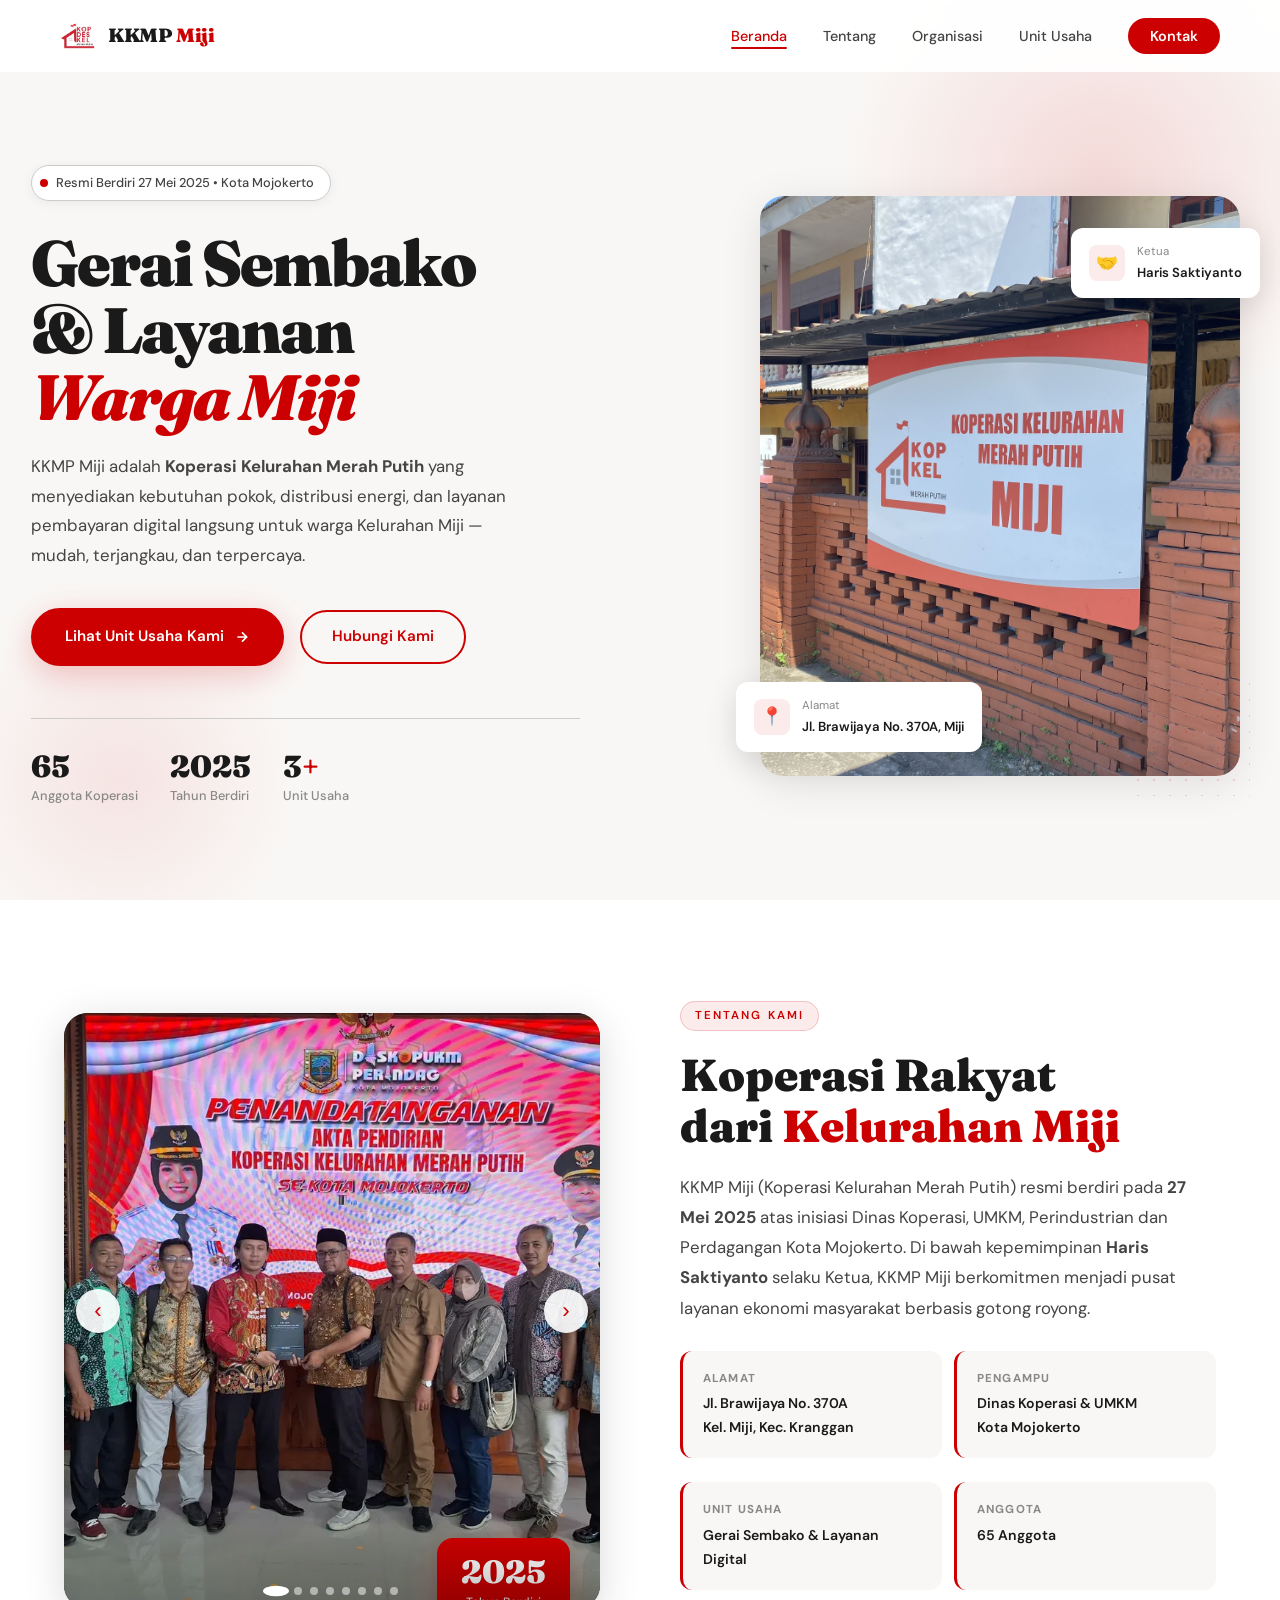
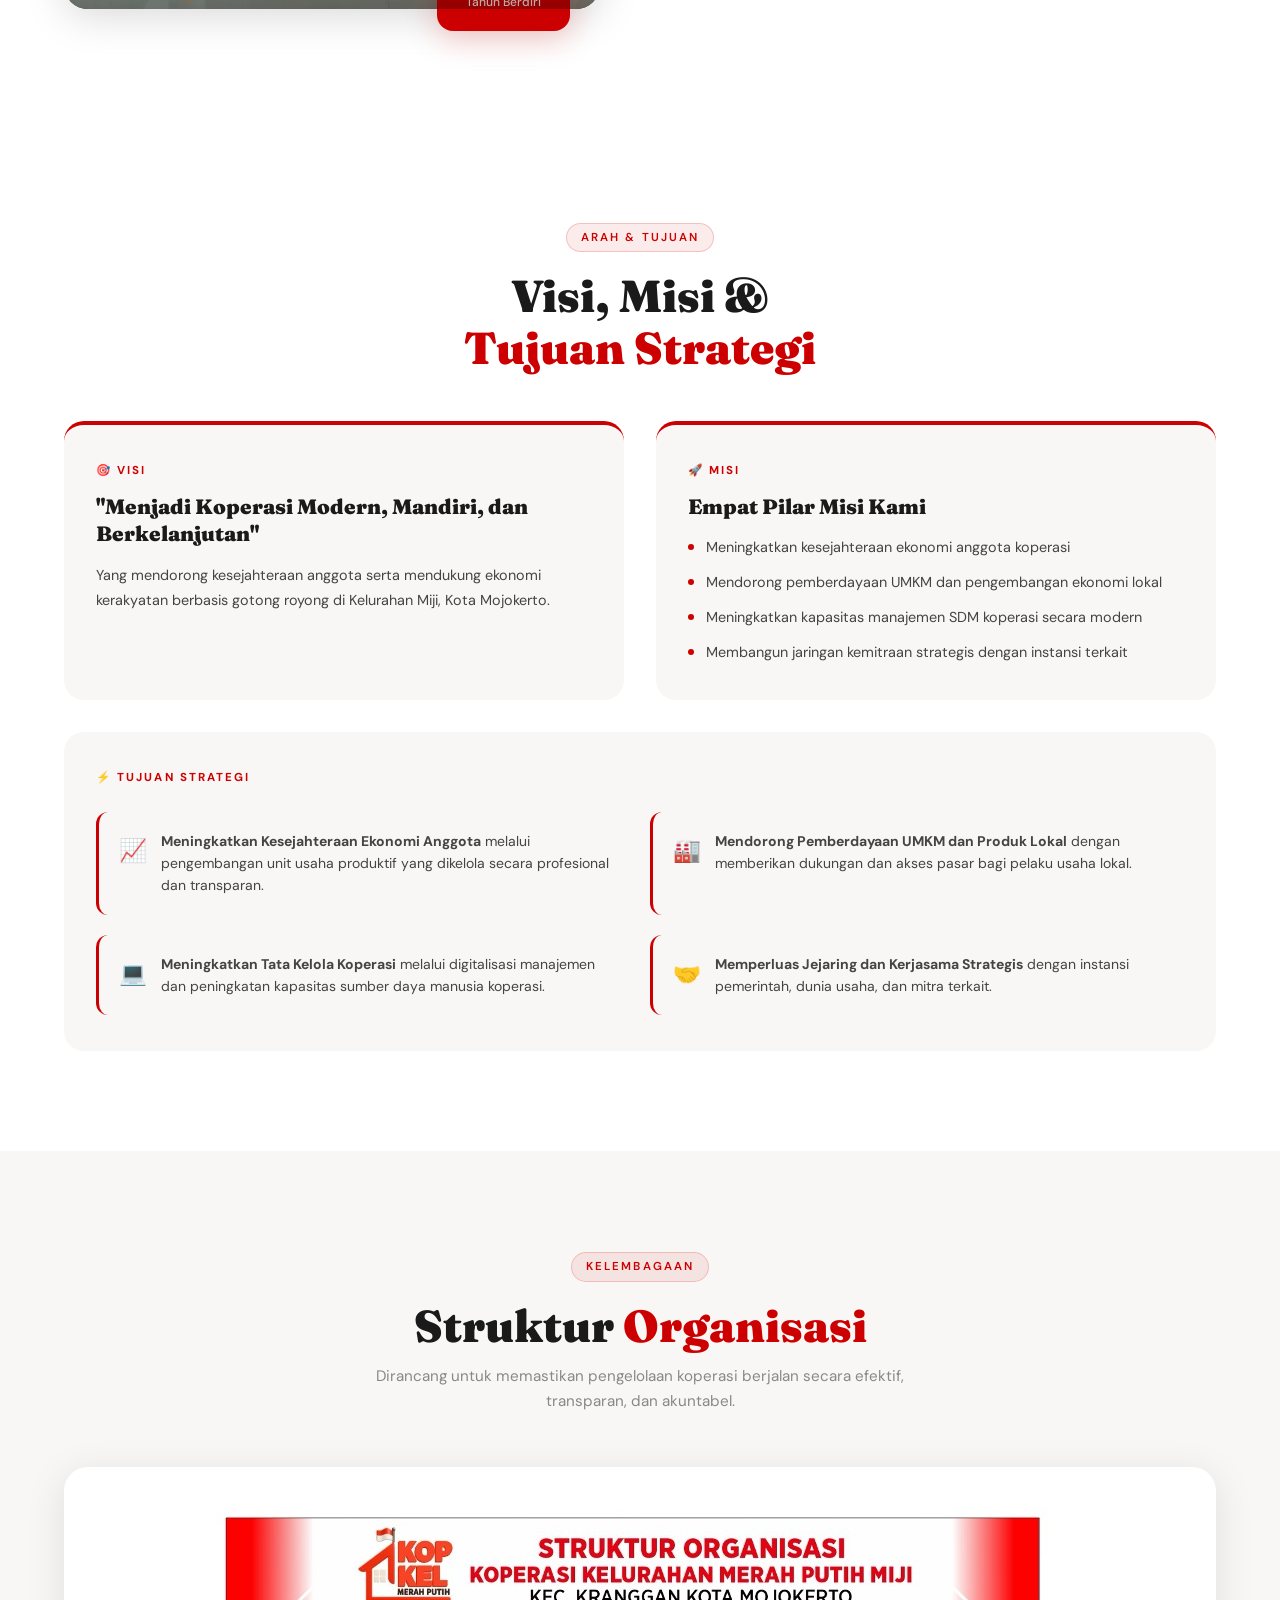
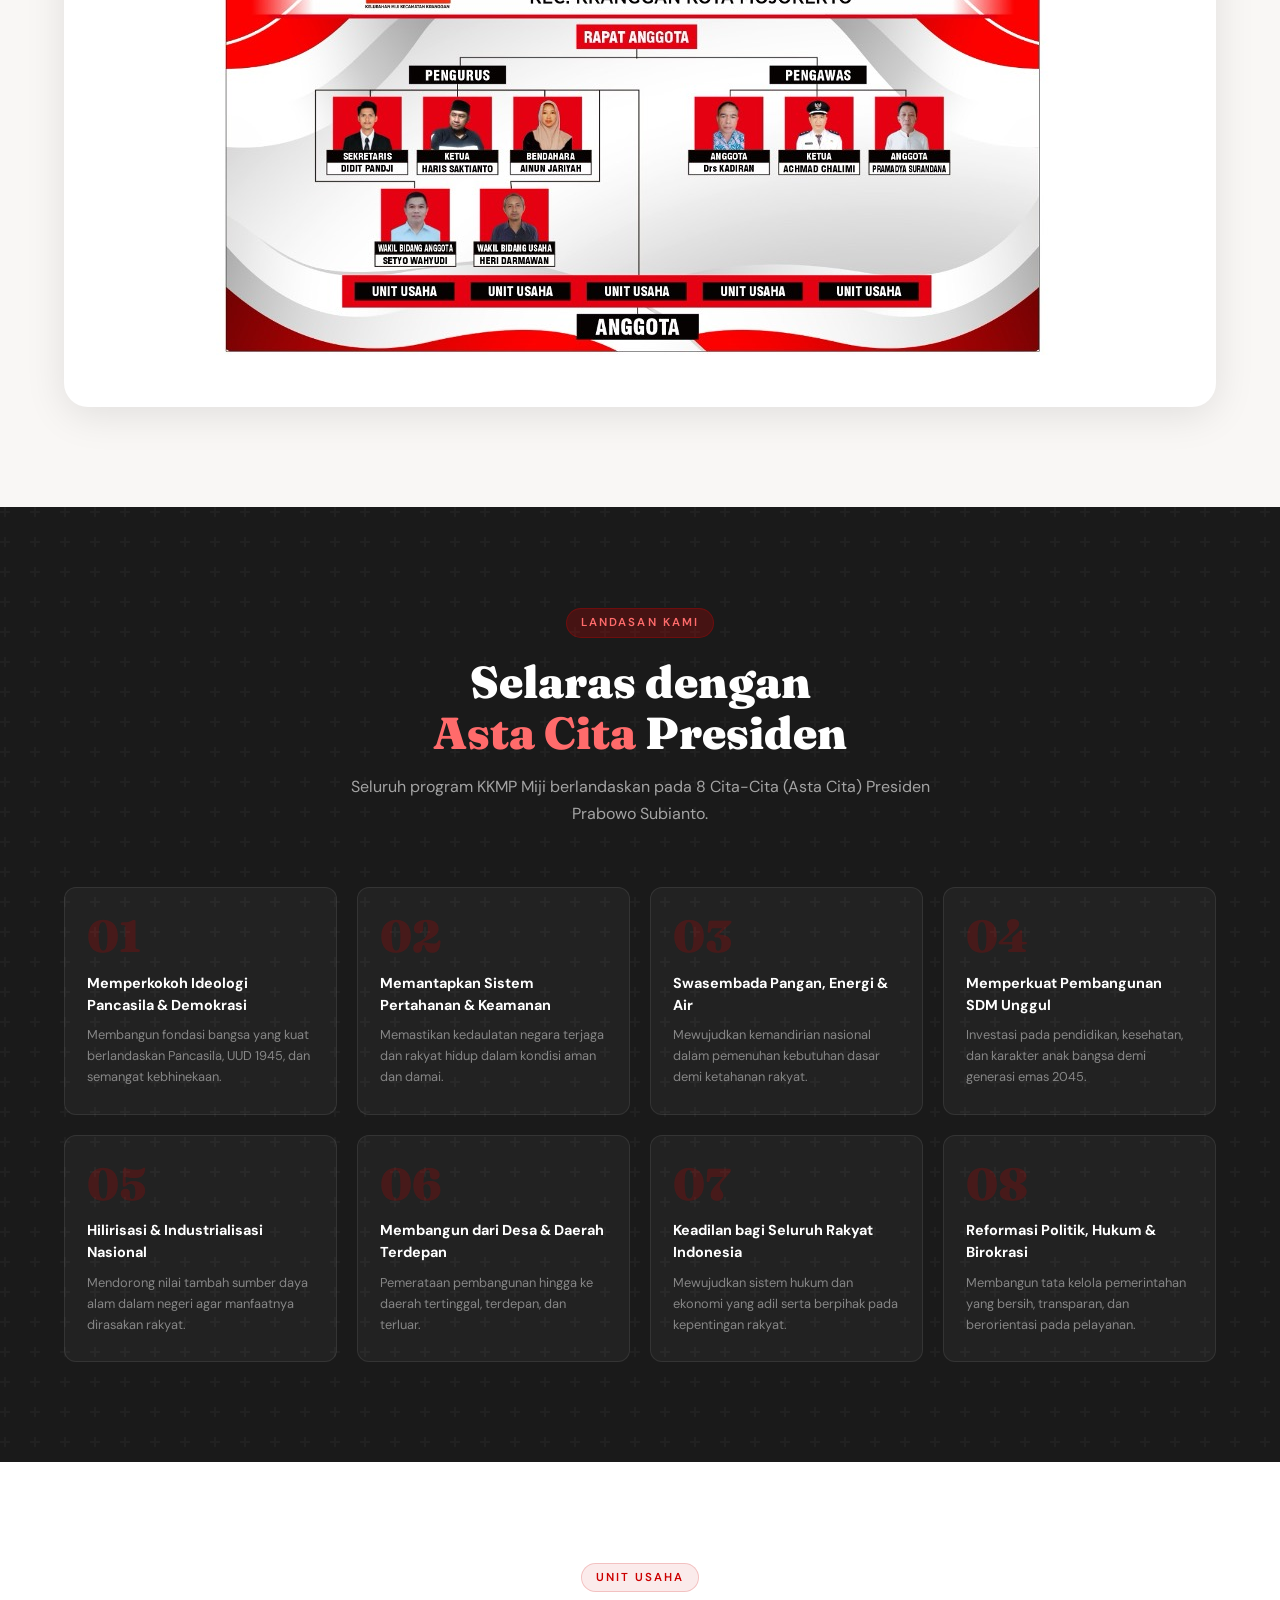
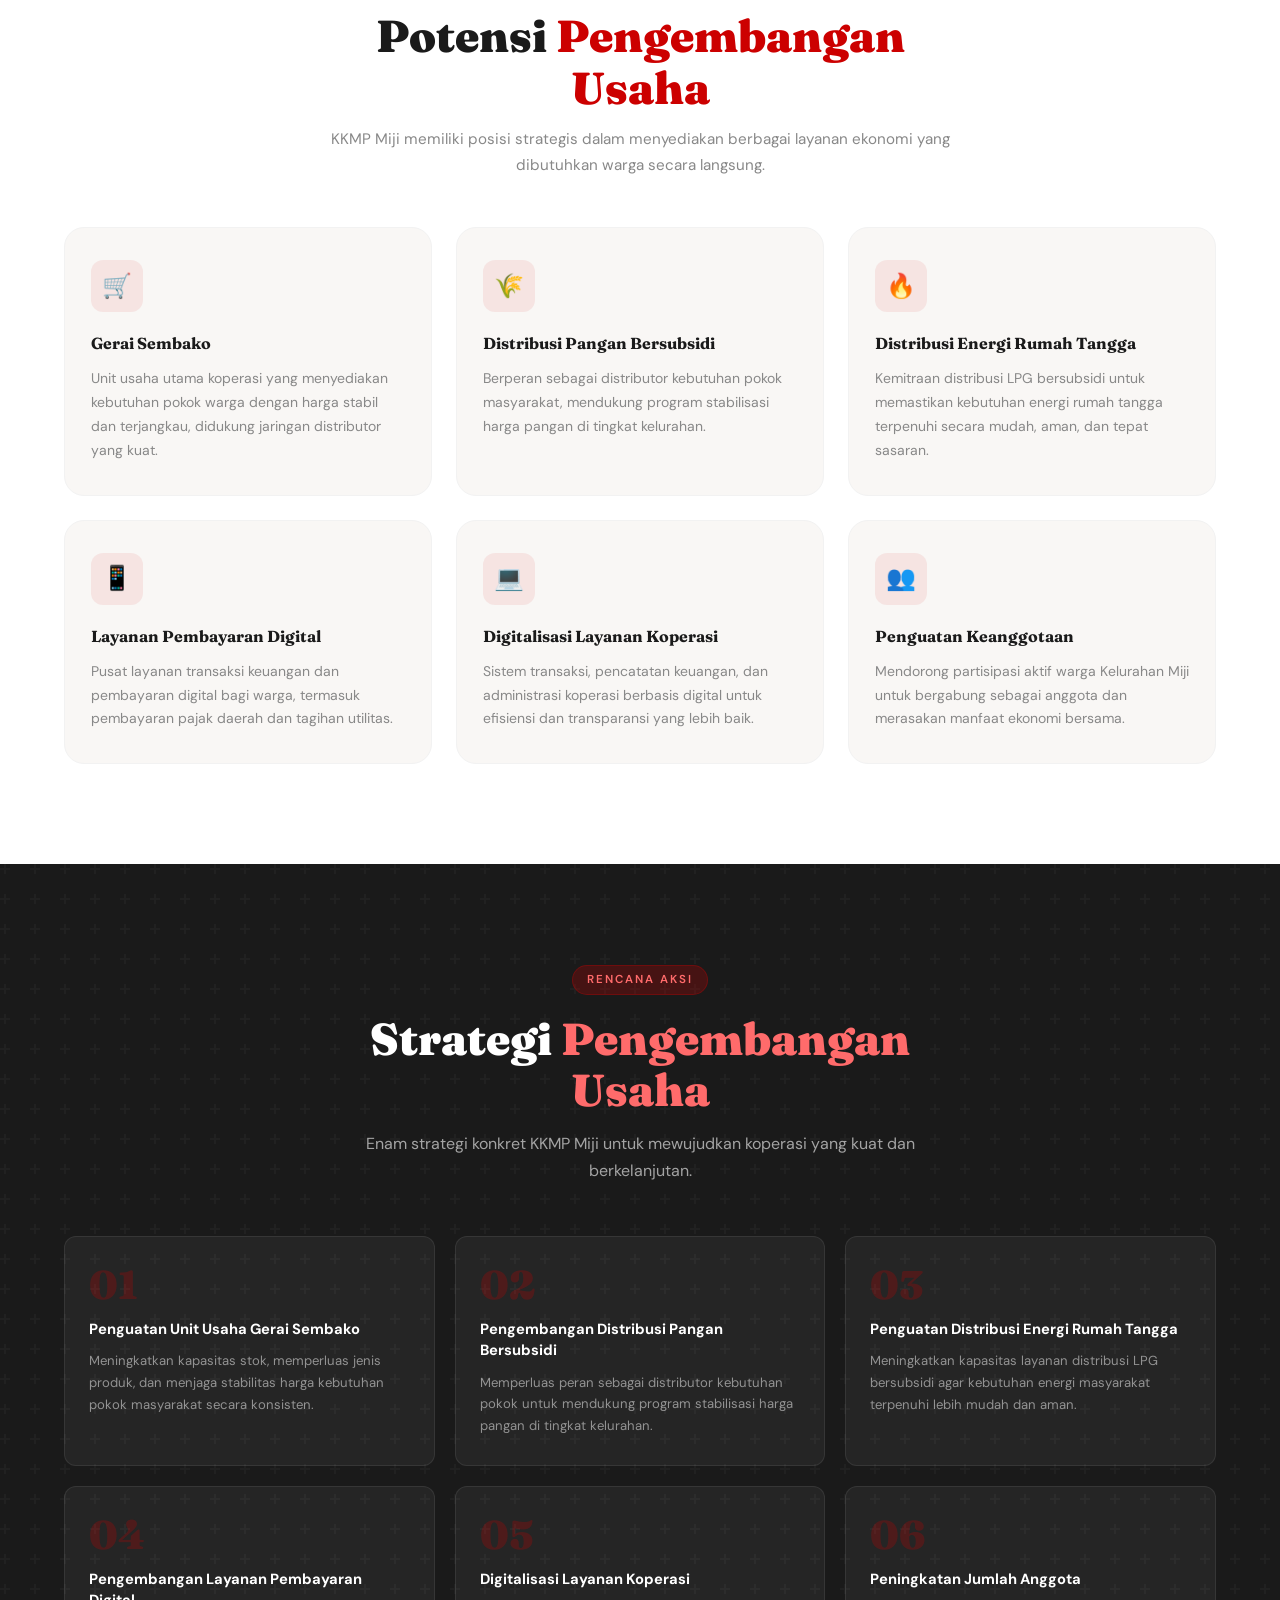
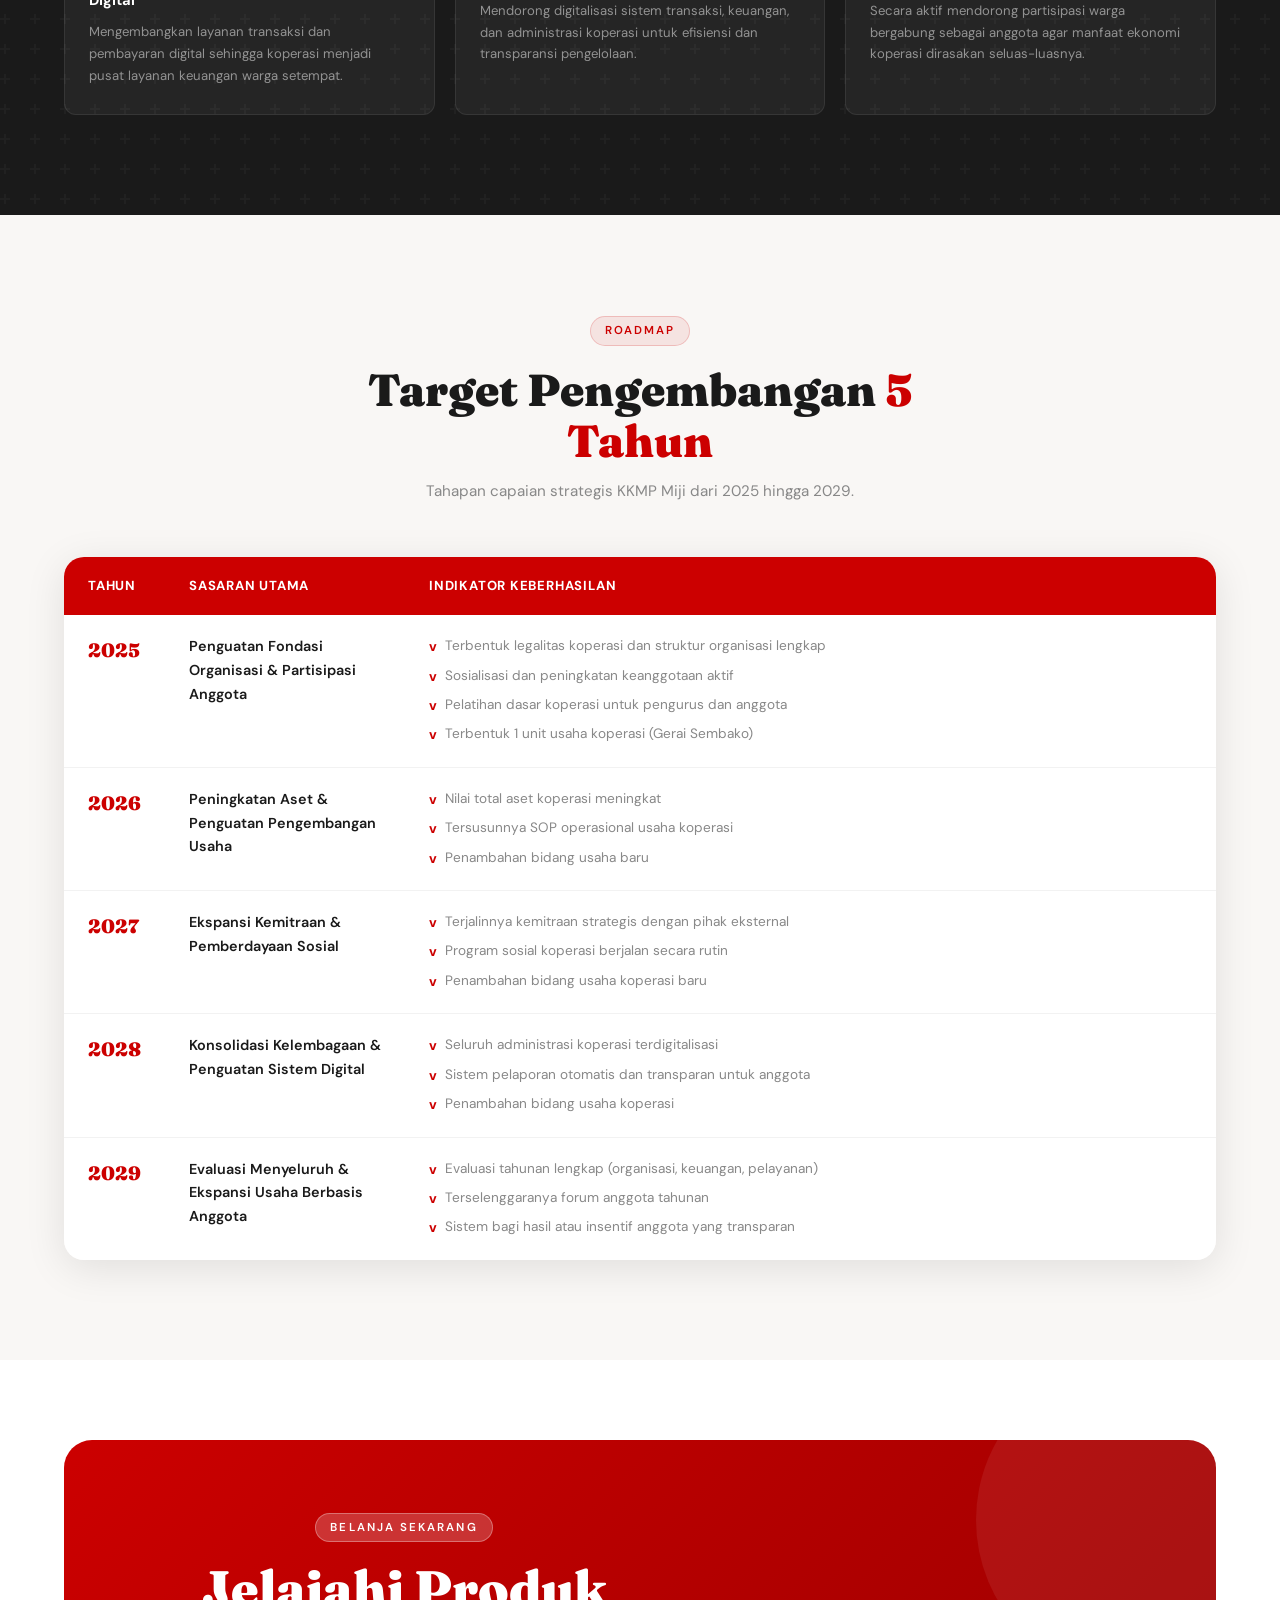
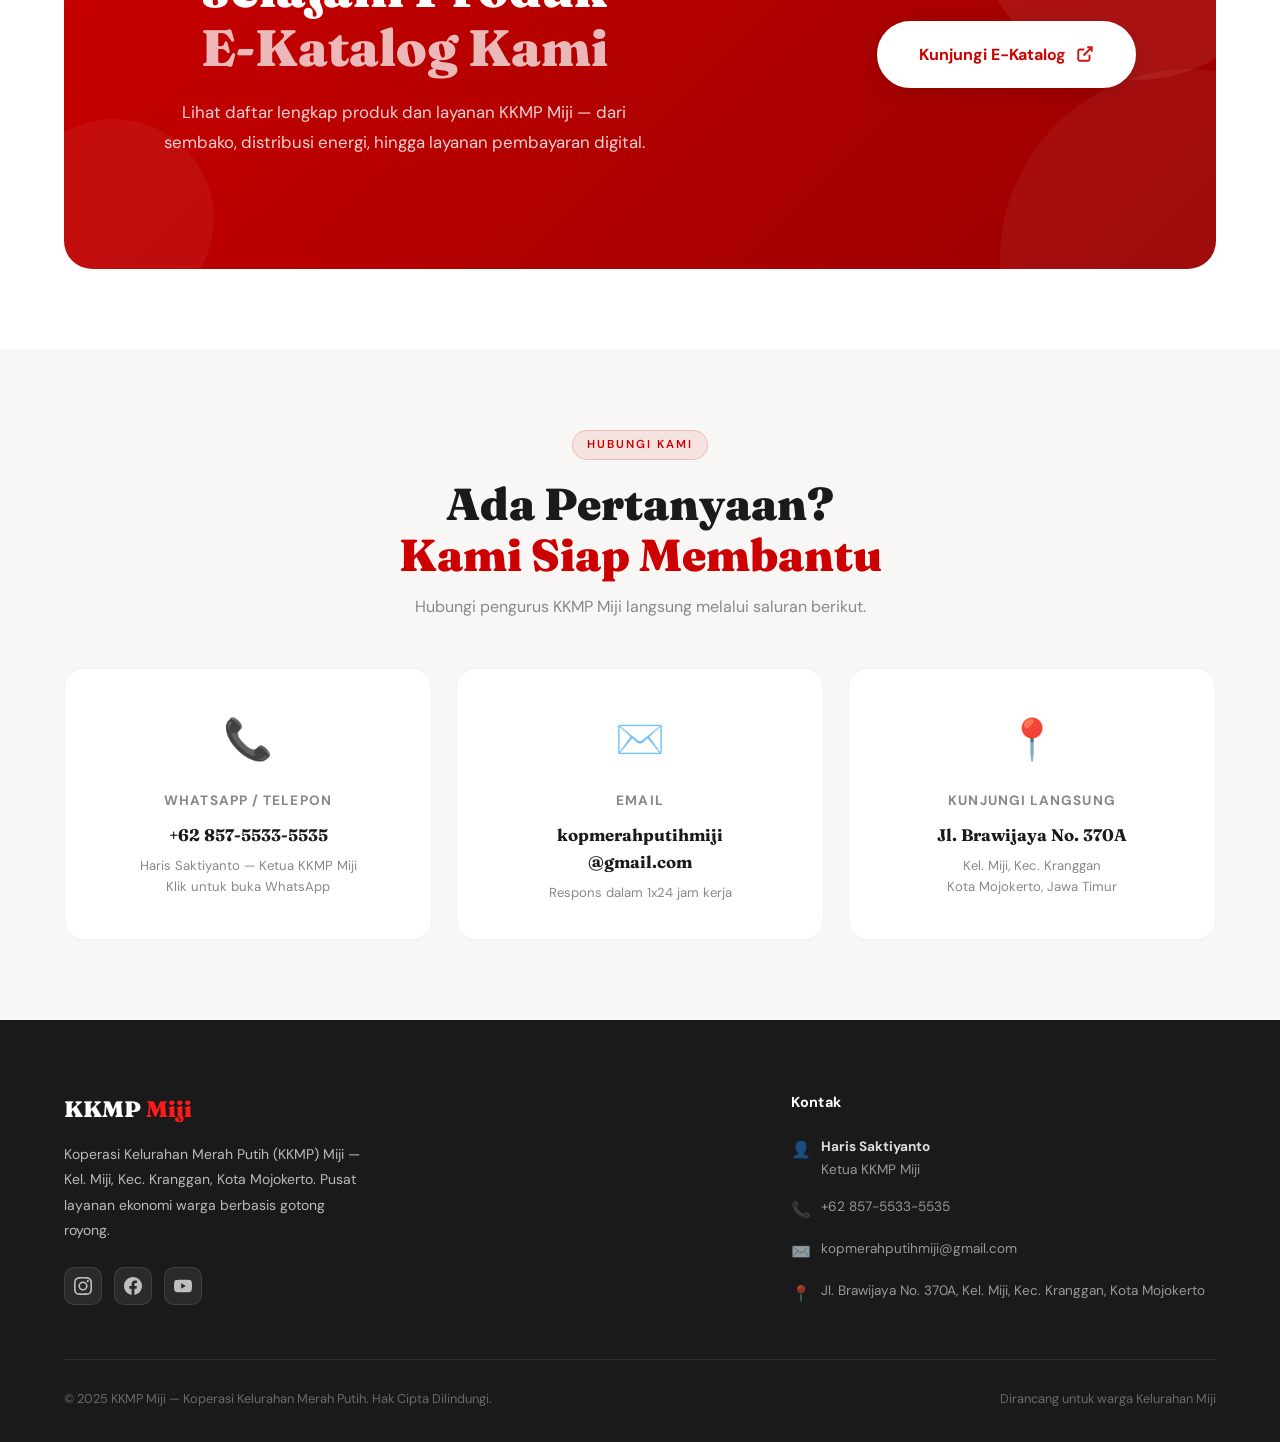
<file: index.html>
<!DOCTYPE html>
<html lang="id">
<head>
  <meta charset="UTF-8" />
  <meta name="viewport" content="width=device-width, initial-scale=1.0" />
  <title>KKMP Miji — Koperasi Kelurahan Merah Putih</title>
  <meta name="description" content="KKMP Miji — Pusat layanan ekonomi warga Kelurahan Miji: gerai sembako, distribusi energi, dan layanan pembayaran digital." />
  <meta name="keywords" content="KKMP Miji, Koperasi Kelurahan Merah Putih, Mojokerto, Sembako, Haris Saktiyanto" />
  <meta name="author" content="KKMP Miji" />
  <meta property="og:title" content="KKMP Miji — Koperasi Kelurahan Merah Putih" />
  <meta property="og:description" content="Pusat layanan ekonomi warga Kelurahan Miji: sembako, distribusi energi, dan pembayaran digital." />
  <meta property="og:type" content="website" />
  <meta property="og:locale" content="id_ID" />
  <meta property="og:image" content="foto-koperasi.jpg" />
  <link rel="icon" href="logo-kkmp.png?v=3" type="image/png" sizes="any" />
  <link rel="apple-touch-icon" href="logo-kkmp.png?v=3" />
  <link rel="preconnect" href="https://fonts.googleapis.com" />
  <link rel="preconnect" href="https://fonts.gstatic.com" crossorigin />
  <link href="https://fonts.googleapis.com/css2?family=Fraunces:ital,wght@0,400;0,700;0,900;1,400&family=DM+Sans:wght@300;400;500;600;700&display=swap" rel="stylesheet" />
  <link rel="stylesheet" href="style.css" />
  <style>
    /* SLIDESHOW */
    .slideshow-wrap{position:relative;width:100%;border-radius:24px;overflow:hidden!important;aspect-ratio:9/10;background:#1a1a1a;box-shadow:0 8px 40px rgba(0,0,0,.15)}
    .slides-track{display:flex;width:800%;height:100%;transition:transform .5s cubic-bezier(.4,0,.2,1)}
    .slide{flex:0 0 12.5%;height:100%;position:relative}
    .slide img{width:100%;height:100%;object-fit:cover;display:block;border-radius:0}
    .slide-btn{position:absolute;top:50%;transform:translateY(-50%);background:rgba(255,255,255,.9);border:none;border-radius:50%;width:44px;height:44px;font-size:1.4rem;cursor:pointer;z-index:10;color:#CC0000;box-shadow:0 2px 12px rgba(0,0,0,.15);transition:background .2s,transform .2s;display:flex;align-items:center;justify-content:center}
    .slide-btn:hover{background:#CC0000;color:#fff;transform:translateY(-50%) scale(1.1)}
    .slide-prev{left:12px}.slide-next{right:12px}
    .slide-dots{position:absolute;bottom:14px;left:50%;transform:translateX(-50%);display:flex;gap:8px;z-index:10}
    .dot-ind{width:8px;height:8px;border-radius:50%;background:rgba(255,255,255,.5);cursor:pointer;transition:background .3s,transform .3s}
    .dot-ind.active{background:#fff;transform:scale(1.3)}

    /* VISI MISI */
    #visi-misi{padding:100px 0;background:var(--white)}
    .vm-grid{display:grid;grid-template-columns:1fr 1fr;gap:32px;margin-top:48px}
    .vm-card{background:var(--off-white);border-radius:20px;padding:36px 32px;border-top:4px solid var(--red);transition:box-shadow .3s}
    .vm-card:hover{box-shadow:0 12px 40px rgba(204,0,0,.10)}
    .vm-card-label{font-size:.72rem;font-weight:700;letter-spacing:.18em;text-transform:uppercase;color:var(--red);margin-bottom:12px}
    .vm-card h3{font-family:var(--font-display);font-size:1.3rem;font-weight:900;color:var(--dark);line-height:1.3;margin-bottom:16px}
    .vm-card p{font-size:.9rem;color:var(--gray-700);line-height:1.75}
    .misi-list{list-style:none;padding:0;display:flex;flex-direction:column;gap:12px}
    .misi-list li{display:flex;gap:12px;align-items:flex-start;font-size:.9rem;color:var(--gray-700);line-height:1.6}
    .misi-list li::before{content:'';flex-shrink:0;width:6px;height:6px;border-radius:50%;background:var(--red);margin-top:8px}
    .tujuan-grid{display:grid;grid-template-columns:repeat(2,1fr);gap:20px;margin-top:24px}
    .tujuan-item{display:flex;gap:14px;align-items:flex-start;padding:18px 20px;background:var(--off-white);border-radius:var(--radius);border-left:3px solid var(--red);transition:var(--transition)}
    .tujuan-item:hover{background:rgba(204,0,0,.06);transform:translateX(4px)}
    .tujuan-icon{font-size:1.4rem;flex-shrink:0;margin-top:2px}
    .tujuan-item p{font-size:.875rem;color:var(--gray-700);line-height:1.6}

    /* STRUKTUR ORGANISASI */
    #struktur{padding:100px 0;background:var(--off-white)}
    .struktur-header{text-align:center;max-width:600px;margin:0 auto 52px}
    .struktur-img-wrap{text-align:center;background:var(--white);border-radius:24px;padding:40px;box-shadow:var(--shadow)}
    .org-chart{font-family:var(--font-body);padding:12px 0}
    .org-level{display:flex;justify-content:center;gap:16px;flex-wrap:wrap}
    .org-box{background:var(--white);border:2px solid var(--gray-100);border-radius:12px;padding:14px 20px;text-align:center;min-width:140px;transition:var(--transition)}
    .org-box:hover{border-color:var(--red);box-shadow:0 4px 16px rgba(204,0,0,.12)}
    .org-box.primary{background:var(--red);border-color:var(--red);color:white}
    .org-box.secondary{background:var(--off-white);border-color:var(--gray-300)}
    .org-box.pengawas{background:var(--dark);border-color:var(--dark);color:white}
    .org-role{font-size:.7rem;font-weight:600;letter-spacing:.1em;text-transform:uppercase;opacity:.75;margin-bottom:4px}
    .org-name{font-family:var(--font-display);font-size:.95rem;font-weight:700;line-height:1.3}
    .org-line{width:2px;background:var(--gray-300);margin:0 auto;height:28px}

    /* POTENSI */
    #potensi{padding:100px 0;background:var(--white)}
    .potensi-grid{display:grid;grid-template-columns:repeat(3,1fr);gap:24px;margin-top:48px}
    .potensi-card{background:var(--off-white);border-radius:20px;padding:32px 26px;border:1px solid var(--gray-100);transition:var(--transition);position:relative;overflow:hidden}
    .potensi-card::after{content:'';position:absolute;bottom:0;left:0;right:0;height:3px;background:var(--red);transform:scaleX(0);transform-origin:left;transition:transform .4s}
    .potensi-card:hover{box-shadow:0 12px 40px rgba(204,0,0,.10);transform:translateY(-4px);border-color:rgba(204,0,0,.15)}
    .potensi-card:hover::after{transform:scaleX(1)}
    .potensi-icon{width:52px;height:52px;background:rgba(204,0,0,.08);border-radius:12px;display:flex;align-items:center;justify-content:center;font-size:1.5rem;margin-bottom:18px;transition:var(--transition)}
    .potensi-card:hover .potensi-icon{background:var(--red)}
    .potensi-card h4{font-family:var(--font-display);font-size:1rem;font-weight:700;color:var(--dark);margin-bottom:10px}
    .potensi-card p{font-size:.875rem;color:var(--gray-500);line-height:1.7}

    /* STRATEGI */
    #strategi{padding:100px 0;background:var(--dark);position:relative;overflow:hidden}
    #strategi::before{content:'';position:absolute;inset:0;background:url("data:image/svg+xml,%3Csvg width='60' height='60' viewBox='0 0 60 60' xmlns='http://www.w3.org/2000/svg'%3E%3Cg fill='%23ffffff' fill-opacity='0.03'%3E%3Cpath d='M36 34v-4h-2v4h-4v2h4v4h2v-4h4v-2h-4zm0-30V0h-2v4h-4v2h4v4h2V6h4V4h-4zM6 34v-4H4v4H0v2h4v4h2v-4h4v-2H6zM6 4V0H4v4H0v2h4v4h2V6h4V4H6z'/%3E%3C/g%3E%3C/svg%3E");pointer-events:none}
    .strategi-header{text-align:center;max-width:640px;margin:0 auto 52px}
    .strategi-header .section-title{color:var(--white)}
    .strategi-header .section-title span{color:#FF6B6B}
    .strategi-header p{color:rgba(255,255,255,.6);margin-top:14px}
    .strategi-grid{display:grid;grid-template-columns:repeat(3,1fr);gap:20px}
    .strategi-card{background:rgba(255,255,255,.05);border:1px solid rgba(255,255,255,.08);border-radius:var(--radius);padding:28px 24px;position:relative;overflow:hidden;transition:var(--transition)}
    .strategi-card::before{content:'';position:absolute;top:0;left:0;right:0;height:3px;background:var(--red);transform:scaleX(0);transform-origin:left;transition:transform var(--transition)}
    .strategi-card:hover{background:rgba(255,255,255,.09);border-color:rgba(255,255,255,.15);transform:translateY(-4px)}
    .strategi-card:hover::before{transform:scaleX(1)}
    .strategi-num{font-family:var(--font-display);font-size:2.5rem;font-weight:900;color:rgba(204,0,0,.25);line-height:1;margin-bottom:14px}
    .strategi-card h4{font-weight:700;font-size:.92rem;color:var(--white);line-height:1.45;margin-bottom:10px}
    .strategi-card p{font-size:.82rem;color:rgba(255,255,255,.5);line-height:1.65}

    /* TARGET 5 TAHUN */
    #target{padding:100px 0;background:var(--off-white)}
    .target-header{text-align:center;max-width:600px;margin:0 auto 52px}
    .target-table-wrap{overflow-x:auto;border-radius:20px;box-shadow:var(--shadow)}
    table.target-table{width:100%;border-collapse:collapse;background:var(--white);font-size:.9rem}
    .target-table thead tr{background:var(--red);color:var(--white)}
    .target-table thead th{padding:18px 24px;text-align:left;font-weight:700;font-size:.82rem;letter-spacing:.06em;text-transform:uppercase}
    .target-table tbody tr{border-bottom:1px solid var(--gray-100);transition:background .2s}
    .target-table tbody tr:last-child{border-bottom:none}
    .target-table tbody tr:hover{background:rgba(204,0,0,.04)}
    .target-table tbody td{padding:20px 24px;color:var(--gray-700);vertical-align:top;line-height:1.65}
    .target-table tbody td:first-child{font-family:var(--font-display);font-size:1.2rem;font-weight:900;color:var(--red);white-space:nowrap;width:90px}
    .target-table tbody td:nth-child(2){font-weight:600;color:var(--dark);width:240px}
    .target-bullets{list-style:none;padding:0;display:flex;flex-direction:column;gap:6px}
    .target-bullets li{display:flex;gap:8px;align-items:flex-start;font-size:.85rem;color:var(--gray-500)}
    .target-bullets li::before{content:'v';color:var(--red);font-weight:700;flex-shrink:0;margin-top:1px}

    /* CTA KATALOG */
    #cta-katalog{padding:80px 0;background:var(--white)}
    .katalog-box{background:linear-gradient(135deg,#CC0000 0%,#990000 100%);border-radius:28px;padding:72px 80px;display:flex;align-items:center;justify-content:space-between;gap:40px;position:relative;overflow:hidden}
    .katalog-box::before{content:'';position:absolute;right:-80px;top:-80px;width:320px;height:320px;border-radius:50%;background:rgba(255,255,255,.07)}
    .katalog-box::after{content:'';position:absolute;left:-50px;bottom:-50px;width:200px;height:200px;border-radius:50%;background:rgba(255,255,255,.05)}
    .katalog-text .section-tag{background:rgba(255,255,255,.2);border-color:rgba(255,255,255,.3);color:var(--white)}
    .katalog-text .section-title{color:var(--white)}
    .katalog-text .section-title span{color:rgba(255,255,255,.7)}
    .katalog-text p{color:rgba(255,255,255,.8);margin-top:12px;font-size:1rem;max-width:480px}
    .katalog-btn{display:inline-flex;align-items:center;gap:10px;background:var(--white);color:var(--red);font-family:var(--font-body);font-size:1rem;font-weight:700;padding:18px 40px;border-radius:100px;border:2px solid var(--white);cursor:pointer;transition:var(--transition);flex-shrink:0;white-space:nowrap;text-decoration:none;box-shadow:0 4px 20px rgba(0,0,0,.15)}
    .katalog-btn:hover{background:var(--dark);border-color:var(--dark);color:var(--white);transform:translateY(-2px);box-shadow:0 8px 28px rgba(0,0,0,.25)}

    /* KONTAK */
    #kontak-langsung{padding:80px 0;background:var(--off-white)}
    .kontak-grid{display:grid;grid-template-columns:repeat(3,1fr);gap:24px;margin-top:48px}
    .kontak-card{background:var(--white);border-radius:20px;padding:36px 28px;text-align:center;border:1px solid var(--gray-100);transition:var(--transition)}
    .kontak-card:hover{box-shadow:0 12px 40px rgba(204,0,0,.10);transform:translateY(-4px);border-color:rgba(204,0,0,.15)}
    .kontak-card .k-icon{font-size:2.5rem;margin-bottom:16px;display:block}
    .kontak-card h4{font-weight:700;font-size:.85rem;letter-spacing:.08em;text-transform:uppercase;color:var(--gray-500);margin-bottom:10px}
    .kontak-card a,.kontak-card p{font-family:var(--font-display);font-size:1.05rem;font-weight:700;color:var(--dark);text-decoration:none;line-height:1.4;transition:color .2s}
    .kontak-card a:hover{color:var(--red)}
    .kontak-card .k-sub{font-family:var(--font-body);font-size:.82rem;color:var(--gray-500);font-weight:400;margin-top:6px;display:block}

    /* FOOTER */
    .footer-grid{grid-template-columns:1.6fr 1fr!important}

    /* RESPONSIVE */
    @media(max-width:1024px){
      .potensi-grid,.strategi-grid{grid-template-columns:repeat(2,1fr)}
      .vm-grid,.tujuan-grid{grid-template-columns:1fr}
      .katalog-box{padding:52px 48px}
      .kontak-grid{grid-template-columns:repeat(2,1fr)}
    }
    @media(max-width:768px){
      .potensi-grid,.strategi-grid,.kontak-grid{grid-template-columns:1fr}
      .katalog-box{flex-direction:column;text-align:center;padding:48px 28px}
      .katalog-text p{max-width:100%}
      .footer-grid{grid-template-columns:1fr!important}
      .target-table thead th,.target-table tbody td{padding:14px 16px}
    }
  </style>
</head>
<body>

  <!-- NAVIGASI -->
  <nav id="navbar" aria-label="Navigasi Utama KKMP Miji">
    <div class="container nav-inner">
      <a href="#" class="nav-logo">
        <div class="logo-badge" aria-hidden="true" id="logoBadge" style="background:transparent;overflow:hidden;">
          <img src="logo-kkmp.png?v=3" alt="Logo KKMP Miji"
            style="width:38px;height:38px;object-fit:contain;border-radius:10px;display:block;"
            onerror="this.style.display='none';this.parentElement.style.background='#CC0000';document.getElementById('logoSVG').style.display='flex';" />
          <span id="logoSVG" style="display:none;align-items:center;justify-content:center;width:100%;height:100%;">
            <svg viewBox="0 0 24 24" xmlns="http://www.w3.org/2000/svg" style="width:22px;height:22px;fill:white;">
              <path d="M16 11c1.66 0 2.99-1.34 2.99-3S17.66 5 16 5c-1.66 0-3 1.34-3 3s1.34 3 3 3zm-8 0c1.66 0 2.99-1.34 2.99-3S9.66 5 8 5C6.34 5 5 6.34 5 8s1.34 3 3 3zm0 2c-2.33 0-7 1.17-7 3.5V19h14v-2.5c0-2.33-4.67-3.5-7-3.5zm8 0c-.29 0-.62.02-.97.05 1.16.84 1.97 1.97 1.97 3.45V19h6v-2.5c0-2.33-4.67-3.5-7-3.5z"/>
            </svg>
          </span>
        </div>
        <span class="logo-text">KKMP <span>Miji</span></span>
      </a>
      <ul class="nav-links" role="list">
        <li><a href="#hero">Beranda</a></li>
        <li><a href="#tentang">Tentang</a></li>
        <li><a href="#struktur">Organisasi</a></li>
        <li><a href="#potensi">Unit Usaha</a></li>
        <li><a href="#kontak-langsung" class="nav-cta">Kontak</a></li>
      </ul>
      <button class="hamburger" id="hamburgerBtn" aria-label="Buka atau tutup menu" aria-expanded="false" aria-controls="mobileMenu">
        <span></span><span></span><span></span>
      </button>
    </div>
  </nav>

  <div class="mobile-menu" id="mobileMenu" role="navigation" aria-label="Menu Mobile">
    <a href="#hero"            class="mobile-nav-link">Beranda</a>
    <a href="#tentang"         class="mobile-nav-link">Tentang Kami</a>
    <a href="#visi-misi"       class="mobile-nav-link">Visi &amp; Misi</a>
    <a href="#struktur"        class="mobile-nav-link">Struktur Organisasi</a>
    <a href="#potensi"         class="mobile-nav-link">Unit Usaha</a>
    <a href="#target"          class="mobile-nav-link">Target 5 Tahun</a>
    <a href="#kontak-langsung" class="mobile-nav-link">Kontak</a>
  </div>


  <!-- HERO -->
  <section id="hero" aria-labelledby="hero-title">
    <div class="container" style="display:contents;">
      <div class="hero-left container" style="display:block;width:90%;max-width:1160px;margin:0 auto;padding-right:0;">
        <div class="hero-badge"><span class="dot"></span>Resmi Berdiri 27 Mei 2025 &bull; Kota Mojokerto</div>
        <h1 class="hero-title" id="hero-title">
          Gerai Sembako<br/>&amp; Layanan<br/><span class="accent">Warga Miji</span>
        </h1>
        <p class="hero-subtitle">
          KKMP Miji adalah <strong>Koperasi Kelurahan Merah Putih</strong> yang menyediakan
          kebutuhan pokok, distribusi energi, dan layanan pembayaran digital
          langsung untuk warga Kelurahan Miji — mudah, terjangkau, dan terpercaya.
        </p>
        <div class="hero-actions">
          <a href="#potensi" class="btn-primary">Lihat Unit Usaha Kami
            <svg width="16" height="16" viewBox="0 0 24 24" fill="none" stroke="currentColor" stroke-width="2.5"><path d="M5 12h14M12 5l7 7-7 7"/></svg>
          </a>
          <a href="#kontak-langsung" class="btn-outline">Hubungi Kami</a>
        </div>
        <div class="hero-stats">
          <div class="stat-item">
            <div class="stat-num">65</div>
            <div class="stat-label">Anggota Koperasi</div>
          </div>
          <div class="stat-item">
            <div class="stat-num">2025</div>
            <div class="stat-label">Tahun Berdiri</div>
          </div>
          <div class="stat-item">
            <div class="stat-num">3<span>+</span></div>
            <div class="stat-label">Unit Usaha</div>
          </div>
        </div>
      </div>
      <div class="hero-right" style="padding:80px 40px 80px 0;flex:1;min-width:280px;">
        <div class="hero-image-wrap">
          <img src="foto-koperasi.jpg" alt="Foto kegiatan KKMP Miji" width="520" height="580" style="object-fit:cover;"
            onerror="this.onerror=null;this.src='https://placehold.co/520x580/CC0000/FFFFFF?text=KKMP+Miji&font=playfair-display';" />
          <div class="hero-float-card card-1">
            <div class="card-icon">📍</div>
            <div>
              <div style="color:var(--gray-500);font-size:.72rem;font-weight:400;">Alamat</div>
              <div>Jl. Brawijaya No. 370A, Miji</div>
            </div>
          </div>
          <div class="hero-float-card card-2">
            <div class="card-icon">🤝</div>
            <div>
              <div style="color:var(--gray-500);font-size:.72rem;font-weight:400;">Ketua</div>
              <div>Haris Saktiyanto</div>
            </div>
          </div>
          <div class="dots-pattern" aria-hidden="true"></div>
        </div>
      </div>
    </div>
  </section>


  <!-- TENTANG KAMI -->
  <section id="tentang" aria-labelledby="tentang-title">
    <div class="container">
      <div class="about-grid">
        <div class="about-image-wrap reveal">
          <div class="slideshow-wrap" id="slideshowWrap">
            <div class="slides-track" id="slidesTrack">
              <div class="slide active"><img src="foto-1.jpg" alt="Kegiatan KKMP Miji 1" onerror="this.src='https://placehold.co/540x600/CC0000/FFFFFF?text=foto-1.jpg&font=playfair-display'"/></div>
              <div class="slide"><img src="foto-2.jpg" alt="Kegiatan KKMP Miji 2" onerror="this.src='https://placehold.co/540x600/990000/FFFFFF?text=foto-2.jpg&font=playfair-display'"/></div>
              <div class="slide"><img src="foto-3.jpg" alt="Kegiatan KKMP Miji 3" onerror="this.src='https://placehold.co/540x600/CC0000/FFFFFF?text=foto-3.jpg&font=playfair-display'"/></div>
              <div class="slide"><img src="foto-4.jpg" alt="Kegiatan KKMP Miji 4" onerror="this.src='https://placehold.co/540x600/990000/FFFFFF?text=foto-4.jpg&font=playfair-display'"/></div>
              <div class="slide"><img src="foto-5.jpg" alt="Kegiatan KKMP Miji 5" onerror="this.src='https://placehold.co/540x600/CC0000/FFFFFF?text=foto-5.jpg&font=playfair-display'"/></div>
              <div class="slide"><img src="foto-6.jpg" alt="Kegiatan KKMP Miji 6" onerror="this.src='https://placehold.co/540x600/990000/FFFFFF?text=foto-6.jpg&font=playfair-display'"/></div>
              <div class="slide"><img src="foto-7.jpg" alt="Kegiatan KKMP Miji 7" onerror="this.src='https://placehold.co/540x600/CC0000/FFFFFF?text=foto-7.jpg&font=playfair-display'"/></div>
              <div class="slide"><img src="foto-8.jpg" alt="Kegiatan KKMP Miji 8" onerror="this.src='https://placehold.co/540x600/990000/FFFFFF?text=foto-8.jpg&font=playfair-display'"/></div>
            </div>
            <button class="slide-btn slide-prev" onclick="changeSlide(-1)" aria-label="Foto sebelumnya">&#8249;</button>
            <button class="slide-btn slide-next" onclick="changeSlide(1)" aria-label="Foto berikutnya">&#8250;</button>
            <div class="slide-dots">
              <span class="dot-ind active" onclick="goToSlide(0)"></span>
              <span class="dot-ind" onclick="goToSlide(1)"></span>
              <span class="dot-ind" onclick="goToSlide(2)"></span>
              <span class="dot-ind" onclick="goToSlide(3)"></span>
              <span class="dot-ind" onclick="goToSlide(4)"></span>
              <span class="dot-ind" onclick="goToSlide(5)"></span>
              <span class="dot-ind" onclick="goToSlide(6)"></span>
              <span class="dot-ind" onclick="goToSlide(7)"></span>
            </div>
          </div>
          <div class="about-badge"><div class="badge-num">2025</div><div class="badge-text">Tahun Berdiri</div></div>
        </div>
        <div class="about-content reveal" style="transition-delay:.15s;">
          <span class="section-tag">Tentang Kami</span>
          <h2 class="section-title" id="tentang-title">Koperasi Rakyat<br/>dari <span>Kelurahan Miji</span></h2>
          <p class="about-lead">
            KKMP Miji (Koperasi Kelurahan Merah Putih) resmi berdiri pada <strong>27 Mei 2025</strong>
            atas inisiasi Dinas Koperasi, UMKM, Perindustrian dan Perdagangan Kota Mojokerto.
            Di bawah kepemimpinan <strong>Haris Saktiyanto</strong> selaku Ketua, KKMP Miji
            berkomitmen menjadi pusat layanan ekonomi masyarakat berbasis gotong royong.
          </p>
          <div style="display:grid;grid-template-columns:1fr 1fr;gap:12px;margin-top:8px;">
            <div class="vmv-item" style="flex-direction:column;gap:4px;">
              <div style="font-size:.72rem;font-weight:700;letter-spacing:.1em;text-transform:uppercase;color:var(--gray-500);">Alamat</div>
              <div style="font-size:.88rem;font-weight:600;color:var(--dark);">Jl. Brawijaya No. 370A<br/>Kel. Miji, Kec. Kranggan</div>
            </div>
            <div class="vmv-item" style="flex-direction:column;gap:4px;">
              <div style="font-size:.72rem;font-weight:700;letter-spacing:.1em;text-transform:uppercase;color:var(--gray-500);">Pengampu</div>
              <div style="font-size:.88rem;font-weight:600;color:var(--dark);">Dinas Koperasi &amp; UMKM<br/>Kota Mojokerto</div>
            </div>
            <div class="vmv-item" style="flex-direction:column;gap:4px;">
              <div style="font-size:.72rem;font-weight:700;letter-spacing:.1em;text-transform:uppercase;color:var(--gray-500);">Unit Usaha</div>
              <div style="font-size:.88rem;font-weight:600;color:var(--dark);">Gerai Sembako &amp; Layanan Digital</div>
            </div>
            <div class="vmv-item" style="flex-direction:column;gap:4px;">
              <div style="font-size:.72rem;font-weight:700;letter-spacing:.1em;text-transform:uppercase;color:var(--gray-500);">Anggota</div>
              <div style="font-size:.88rem;font-weight:600;color:var(--dark);">65 Anggota</div>
            </div>
          </div>
        </div>
      </div>
    </div>
  </section>


  <!-- VISI & MISI -->
  <section id="visi-misi" aria-labelledby="vm-title">
    <div class="container">
      <div class="reveal" style="text-align:center;max-width:600px;margin:0 auto;">
        <span class="section-tag">Arah &amp; Tujuan</span>
        <h2 class="section-title" id="vm-title">Visi, Misi &amp;<br/><span>Tujuan Strategi</span></h2>
      </div>
      <div class="vm-grid reveal-stagger">
        <div class="vm-card">
          <div class="vm-card-label">&#127919; Visi</div>
          <h3>"Menjadi Koperasi Modern, Mandiri, dan Berkelanjutan"</h3>
          <p>Yang mendorong kesejahteraan anggota serta mendukung ekonomi kerakyatan berbasis gotong royong di Kelurahan Miji, Kota Mojokerto.</p>
        </div>
        <div class="vm-card">
          <div class="vm-card-label">&#128640; Misi</div>
          <h3>Empat Pilar Misi Kami</h3>
          <ul class="misi-list">
            <li>Meningkatkan kesejahteraan ekonomi anggota koperasi</li>
            <li>Mendorong pemberdayaan UMKM dan pengembangan ekonomi lokal</li>
            <li>Meningkatkan kapasitas manajemen SDM koperasi secara modern</li>
            <li>Membangun jaringan kemitraan strategis dengan instansi terkait</li>
          </ul>
        </div>
      </div>
      <div class="reveal" style="margin-top:32px;">
        <div style="background:var(--off-white);border-radius:20px;padding:36px 32px;">
          <div class="vm-card-label" style="margin-bottom:20px;">&#9889; Tujuan Strategi</div>
          <div class="tujuan-grid">
            <div class="tujuan-item">
              <span class="tujuan-icon">&#128200;</span>
              <p><strong>Meningkatkan Kesejahteraan Ekonomi Anggota</strong> melalui pengembangan unit usaha produktif yang dikelola secara profesional dan transparan.</p>
            </div>
            <div class="tujuan-item">
              <span class="tujuan-icon">&#127981;</span>
              <p><strong>Mendorong Pemberdayaan UMKM dan Produk Lokal</strong> dengan memberikan dukungan dan akses pasar bagi pelaku usaha lokal.</p>
            </div>
            <div class="tujuan-item">
              <span class="tujuan-icon">&#128187;</span>
              <p><strong>Meningkatkan Tata Kelola Koperasi</strong> melalui digitalisasi manajemen dan peningkatan kapasitas sumber daya manusia koperasi.</p>
            </div>
            <div class="tujuan-item">
              <span class="tujuan-icon">&#129309;</span>
              <p><strong>Memperluas Jejaring dan Kerjasama Strategis</strong> dengan instansi pemerintah, dunia usaha, dan mitra terkait.</p>
            </div>
          </div>
        </div>
      </div>
    </div>
  </section>


  <!-- STRUKTUR ORGANISASI -->
  <section id="struktur" aria-labelledby="struktur-title">
    <div class="container">
      <div class="struktur-header reveal">
        <span class="section-tag">Kelembagaan</span>
        <h2 class="section-title" id="struktur-title">Struktur <span>Organisasi</span></h2>
        <p style="color:var(--gray-500);margin-top:12px;font-size:.95rem;">Dirancang untuk memastikan pengelolaan koperasi berjalan secara efektif, transparan, dan akuntabel.</p>
      </div>
      <div class="struktur-img-wrap reveal">
        <!-- Upload struktur-organisasi.jpg ke GitHub untuk menggantikan bagan HTML ini -->
        <img src="struktur-organisasi.jpg" alt="Struktur Organisasi KKMP Miji"
          style="max-width:100%;border-radius:12px;display:block;margin:0 auto;"
          onerror="this.style.display='none';document.getElementById('orgFallback').style.display='block';" />
        <div id="orgFallback" style="display:none;">
          <p style="text-align:center;color:var(--gray-500);font-size:.85rem;margin-bottom:32px;">Upload <code>struktur-organisasi.jpg</code> ke GitHub untuk mengganti bagan ini</p>
          <div class="org-chart">
            <div class="org-level">
              <div class="org-box pengawas"><div class="org-role">Unsur Pengawas</div><div class="org-name">Ketua Pengawas</div></div>
              <div class="org-box pengawas"><div class="org-role">Unsur Pengawas</div><div class="org-name">Anggota Pengawas</div></div>
            </div>
            <div class="org-line"></div>
            <div class="org-level">
              <div class="org-box primary"><div class="org-role">Ketua KKMP</div><div class="org-name">Haris Saktiyanto</div></div>
            </div>
            <div class="org-line"></div>
            <div class="org-level" style="gap:32px;">
              <div class="org-box secondary"><div class="org-role">Sekretaris</div><div class="org-name">—</div></div>
              <div class="org-box secondary"><div class="org-role">Bendahara</div><div class="org-name">—</div></div>
            </div>
            <div class="org-line"></div>
            <div class="org-level" style="gap:32px;">
              <div class="org-box secondary"><div class="org-role">Wakil Ketua</div><div class="org-name">Bidang Anggota</div></div>
              <div class="org-box secondary"><div class="org-role">Wakil Ketua</div><div class="org-name">Bidang Usaha</div></div>
            </div>
          </div>
        </div>
      </div>
    </div>
  </section>


  <!-- ASTA CITA -->
  <section id="asta-cita" aria-labelledby="asta-title">
    <div class="container">
      <div class="asta-header reveal">
        <span class="section-tag" style="background:rgba(204,0,0,.25);color:#FF6B6B;border-color:rgba(204,0,0,.3);">Landasan Kami</span>
        <h2 class="section-title" id="asta-title">Selaras dengan<br/><span>Asta Cita</span> Presiden</h2>
        <p>Seluruh program KKMP Miji berlandaskan pada 8 Cita-Cita (Asta Cita) Presiden Prabowo Subianto.</p>
      </div>
      <div class="asta-grid reveal-stagger">
        <div class="asta-card"><div class="asta-num">01</div><h4>Memperkokoh Ideologi Pancasila &amp; Demokrasi</h4><p>Membangun fondasi bangsa yang kuat berlandaskan Pancasila, UUD 1945, dan semangat kebhinekaan.</p></div>
        <div class="asta-card"><div class="asta-num">02</div><h4>Memantapkan Sistem Pertahanan &amp; Keamanan</h4><p>Memastikan kedaulatan negara terjaga dan rakyat hidup dalam kondisi aman dan damai.</p></div>
        <div class="asta-card"><div class="asta-num">03</div><h4>Swasembada Pangan, Energi &amp; Air</h4><p>Mewujudkan kemandirian nasional dalam pemenuhan kebutuhan dasar demi ketahanan rakyat.</p></div>
        <div class="asta-card"><div class="asta-num">04</div><h4>Memperkuat Pembangunan SDM Unggul</h4><p>Investasi pada pendidikan, kesehatan, dan karakter anak bangsa demi generasi emas 2045.</p></div>
        <div class="asta-card"><div class="asta-num">05</div><h4>Hilirisasi &amp; Industrialisasi Nasional</h4><p>Mendorong nilai tambah sumber daya alam dalam negeri agar manfaatnya dirasakan rakyat.</p></div>
        <div class="asta-card"><div class="asta-num">06</div><h4>Membangun dari Desa &amp; Daerah Terdepan</h4><p>Pemerataan pembangunan hingga ke daerah tertinggal, terdepan, dan terluar.</p></div>
        <div class="asta-card"><div class="asta-num">07</div><h4>Keadilan bagi Seluruh Rakyat Indonesia</h4><p>Mewujudkan sistem hukum dan ekonomi yang adil serta berpihak pada kepentingan rakyat.</p></div>
        <div class="asta-card"><div class="asta-num">08</div><h4>Reformasi Politik, Hukum &amp; Birokrasi</h4><p>Membangun tata kelola pemerintahan yang bersih, transparan, dan berorientasi pada pelayanan.</p></div>
      </div>
    </div>
  </section>


  <!-- POTENSI PENGEMBANGAN USAHA -->
  <section id="potensi" aria-labelledby="potensi-title">
    <div class="container">
      <div class="reveal" style="text-align:center;max-width:640px;margin:0 auto;">
        <span class="section-tag">Unit Usaha</span>
        <h2 class="section-title" id="potensi-title">Potensi <span>Pengembangan Usaha</span></h2>
        <p style="color:var(--gray-500);margin-top:14px;font-size:.95rem;">KKMP Miji memiliki posisi strategis dalam menyediakan berbagai layanan ekonomi yang dibutuhkan warga secara langsung.</p>
      </div>
      <div class="potensi-grid reveal-stagger">
        <div class="potensi-card">
          <div class="potensi-icon">&#128722;</div>
          <h4>Gerai Sembako</h4>
          <p>Unit usaha utama koperasi yang menyediakan kebutuhan pokok warga dengan harga stabil dan terjangkau, didukung jaringan distributor yang kuat.</p>
        </div>
        <div class="potensi-card">
          <div class="potensi-icon">&#127806;</div>
          <h4>Distribusi Pangan Bersubsidi</h4>
          <p>Berperan sebagai distributor kebutuhan pokok masyarakat, mendukung program stabilisasi harga pangan di tingkat kelurahan.</p>
        </div>
        <div class="potensi-card">
          <div class="potensi-icon">&#128293;</div>
          <h4>Distribusi Energi Rumah Tangga</h4>
          <p>Kemitraan distribusi LPG bersubsidi untuk memastikan kebutuhan energi rumah tangga terpenuhi secara mudah, aman, dan tepat sasaran.</p>
        </div>
        <div class="potensi-card">
          <div class="potensi-icon">&#128241;</div>
          <h4>Layanan Pembayaran Digital</h4>
          <p>Pusat layanan transaksi keuangan dan pembayaran digital bagi warga, termasuk pembayaran pajak daerah dan tagihan utilitas.</p>
        </div>
        <div class="potensi-card">
          <div class="potensi-icon">&#128187;</div>
          <h4>Digitalisasi Layanan Koperasi</h4>
          <p>Sistem transaksi, pencatatan keuangan, dan administrasi koperasi berbasis digital untuk efisiensi dan transparansi yang lebih baik.</p>
        </div>
        <div class="potensi-card">
          <div class="potensi-icon">&#128101;</div>
          <h4>Penguatan Keanggotaan</h4>
          <p>Mendorong partisipasi aktif warga Kelurahan Miji untuk bergabung sebagai anggota dan merasakan manfaat ekonomi bersama.</p>
        </div>
      </div>
    </div>
  </section>


  <!-- STRATEGI PENGEMBANGAN USAHA -->
  <section id="strategi" aria-labelledby="strategi-title">
    <div class="container">
      <div class="strategi-header reveal">
        <span class="section-tag" style="background:rgba(204,0,0,.25);color:#FF6B6B;border-color:rgba(204,0,0,.3);">Rencana Aksi</span>
        <h2 class="section-title" id="strategi-title">Strategi <span>Pengembangan Usaha</span></h2>
        <p>Enam strategi konkret KKMP Miji untuk mewujudkan koperasi yang kuat dan berkelanjutan.</p>
      </div>
      <div class="strategi-grid reveal-stagger">
        <div class="strategi-card">
          <div class="strategi-num">01</div>
          <h4>Penguatan Unit Usaha Gerai Sembako</h4>
          <p>Meningkatkan kapasitas stok, memperluas jenis produk, dan menjaga stabilitas harga kebutuhan pokok masyarakat secara konsisten.</p>
        </div>
        <div class="strategi-card">
          <div class="strategi-num">02</div>
          <h4>Pengembangan Distribusi Pangan Bersubsidi</h4>
          <p>Memperluas peran sebagai distributor kebutuhan pokok untuk mendukung program stabilisasi harga pangan di tingkat kelurahan.</p>
        </div>
        <div class="strategi-card">
          <div class="strategi-num">03</div>
          <h4>Penguatan Distribusi Energi Rumah Tangga</h4>
          <p>Meningkatkan kapasitas layanan distribusi LPG bersubsidi agar kebutuhan energi masyarakat terpenuhi lebih mudah dan aman.</p>
        </div>
        <div class="strategi-card">
          <div class="strategi-num">04</div>
          <h4>Pengembangan Layanan Pembayaran Digital</h4>
          <p>Mengembangkan layanan transaksi dan pembayaran digital sehingga koperasi menjadi pusat layanan keuangan warga setempat.</p>
        </div>
        <div class="strategi-card">
          <div class="strategi-num">05</div>
          <h4>Digitalisasi Layanan Koperasi</h4>
          <p>Mendorong digitalisasi sistem transaksi, keuangan, dan administrasi koperasi untuk efisiensi dan transparansi pengelolaan.</p>
        </div>
        <div class="strategi-card">
          <div class="strategi-num">06</div>
          <h4>Peningkatan Jumlah Anggota</h4>
          <p>Secara aktif mendorong partisipasi warga bergabung sebagai anggota agar manfaat ekonomi koperasi dirasakan seluas-luasnya.</p>
        </div>
      </div>
    </div>
  </section>


  <!-- TARGET 5 TAHUN -->
  <section id="target" aria-labelledby="target-title">
    <div class="container">
      <div class="target-header reveal">
        <span class="section-tag">Roadmap</span>
        <h2 class="section-title" id="target-title">Target Pengembangan <span>5 Tahun</span></h2>
        <p style="color:var(--gray-500);margin-top:12px;font-size:.95rem;">Tahapan capaian strategis KKMP Miji dari 2025 hingga 2029.</p>
      </div>
      <div class="target-table-wrap reveal">
        <table class="target-table">
          <thead>
            <tr><th>Tahun</th><th>Sasaran Utama</th><th>Indikator Keberhasilan</th></tr>
          </thead>
          <tbody>
            <tr>
              <td>2025</td>
              <td>Penguatan Fondasi Organisasi &amp; Partisipasi Anggota</td>
              <td><ul class="target-bullets">
                <li>Terbentuk legalitas koperasi dan struktur organisasi lengkap</li>
                <li>Sosialisasi dan peningkatan keanggotaan aktif</li>
                <li>Pelatihan dasar koperasi untuk pengurus dan anggota</li>
                <li>Terbentuk 1 unit usaha koperasi (Gerai Sembako)</li>
              </ul></td>
            </tr>
            <tr>
              <td>2026</td>
              <td>Peningkatan Aset &amp; Penguatan Pengembangan Usaha</td>
              <td><ul class="target-bullets">
                <li>Nilai total aset koperasi meningkat</li>
                <li>Tersusunnya SOP operasional usaha koperasi</li>
                <li>Penambahan bidang usaha baru</li>
              </ul></td>
            </tr>
            <tr>
              <td>2027</td>
              <td>Ekspansi Kemitraan &amp; Pemberdayaan Sosial</td>
              <td><ul class="target-bullets">
                <li>Terjalinnya kemitraan strategis dengan pihak eksternal</li>
                <li>Program sosial koperasi berjalan secara rutin</li>
                <li>Penambahan bidang usaha koperasi baru</li>
              </ul></td>
            </tr>
            <tr>
              <td>2028</td>
              <td>Konsolidasi Kelembagaan &amp; Penguatan Sistem Digital</td>
              <td><ul class="target-bullets">
                <li>Seluruh administrasi koperasi terdigitalisasi</li>
                <li>Sistem pelaporan otomatis dan transparan untuk anggota</li>
                <li>Penambahan bidang usaha koperasi</li>
              </ul></td>
            </tr>
            <tr>
              <td>2029</td>
              <td>Evaluasi Menyeluruh &amp; Ekspansi Usaha Berbasis Anggota</td>
              <td><ul class="target-bullets">
                <li>Evaluasi tahunan lengkap (organisasi, keuangan, pelayanan)</li>
                <li>Terselenggaranya forum anggota tahunan</li>
                <li>Sistem bagi hasil atau insentif anggota yang transparan</li>
              </ul></td>
            </tr>
          </tbody>
        </table>
      </div>
    </div>
  </section>


  <!-- CTA E-KATALOG -->
  <section id="cta-katalog" aria-labelledby="katalog-title">
    <div class="container">
      <div class="katalog-box reveal">
        <div class="katalog-text">
          <span class="section-tag">Belanja Sekarang</span>
          <h2 class="section-title" id="katalog-title">Jelajahi Produk<br/><span>E-Katalog Kami</span></h2>
          <p>Lihat daftar lengkap produk dan layanan KKMP Miji — dari sembako, distribusi energi, hingga layanan pembayaran digital.</p>
        </div>
        <a href="https://e-katalog-kkmp-miji.vercel.app/#" target="_blank" rel="noopener noreferrer" class="katalog-btn">
          Kunjungi E-Katalog
          <svg width="18" height="18" viewBox="0 0 24 24" fill="none" stroke="currentColor" stroke-width="2.5"><path d="M18 13v6a2 2 0 01-2 2H5a2 2 0 01-2-2V8a2 2 0 012-2h6M15 3h6v6M10 14L21 3"/></svg>
        </a>
      </div>
    </div>
  </section>


  <!-- KONTAK LANGSUNG -->
  <section id="kontak-langsung" aria-labelledby="kontak-title">
    <div class="container">
      <div class="reveal" style="text-align:center;max-width:560px;margin:0 auto;">
        <span class="section-tag">Hubungi Kami</span>
        <h2 class="section-title" id="kontak-title">Ada Pertanyaan?<br/><span>Kami Siap Membantu</span></h2>
        <p style="color:var(--gray-500);margin-top:12px;">Hubungi pengurus KKMP Miji langsung melalui saluran berikut.</p>
      </div>
      <div class="kontak-grid reveal-stagger">
        <div class="kontak-card">
          <span class="k-icon">&#128222;</span>
          <h4>WhatsApp / Telepon</h4>
          <a href="https://wa.me/6285755335535?text=Halo%20KKMP%20Miji%2C%20saya%20ingin%20bertanya." target="_blank" rel="noopener noreferrer">+62 857-5533-5535</a>
          <span class="k-sub">Haris Saktiyanto — Ketua KKMP Miji<br/>Klik untuk buka WhatsApp</span>
        </div>
        <div class="kontak-card">
          <span class="k-icon">&#9993;&#65039;</span>
          <h4>Email</h4>
          <a href="mailto:kopmerahputihmiji@gmail.com">kopmerahputihmiji<br/>@gmail.com</a>
          <span class="k-sub">Respons dalam 1x24 jam kerja</span>
        </div>
        <div class="kontak-card">
          <span class="k-icon">&#128205;</span>
          <h4>Kunjungi Langsung</h4>
          <a href="https://maps.google.com/?q=Jl.+Brawijaya+No.+370A,+Kelurahan+Miji,+Kranggan,+Kota+Mojokerto" target="_blank" rel="noopener noreferrer">Jl. Brawijaya No. 370A</a>
          <span class="k-sub">Kel. Miji, Kec. Kranggan<br/>Kota Mojokerto, Jawa Timur</span>
        </div>
      </div>
    </div>
  </section>


  <!-- FOOTER -->
  <footer id="footer" aria-label="Footer KKMP Miji">
    <div class="container">
      <div class="footer-grid">
        <div class="footer-brand">
          <div class="logo-text">KKMP <span>Miji</span></div>
          <p>Koperasi Kelurahan Merah Putih (KKMP) Miji — Kel. Miji, Kec. Kranggan, Kota Mojokerto. Pusat layanan ekonomi warga berbasis gotong royong.</p>
          <div class="social-links" aria-label="Media Sosial KKMP Miji">
            <a href="https://www.instagram.com/kmp_kelurahan_miji/" target="_blank" rel="noopener noreferrer" class="social-link" aria-label="Instagram KKMP Miji">
              <svg width="18" height="18" viewBox="0 0 24 24" fill="currentColor"><path d="M12 2.163c3.204 0 3.584.012 4.85.07 3.252.148 4.771 1.691 4.919 4.919.058 1.265.069 1.645.069 4.849 0 3.205-.012 3.584-.069 4.849-.149 3.225-1.664 4.771-4.919 4.919-1.266.058-1.644.07-4.85.07-3.204 0-3.584-.012-4.849-.07-3.26-.149-4.771-1.699-4.919-4.92-.058-1.265-.07-1.644-.07-4.849 0-3.204.013-3.583.07-4.849.149-3.227 1.664-4.771 4.919-4.919 1.266-.057 1.645-.069 4.849-.069zM12 0C8.741 0 8.333.014 7.053.072 2.695.272.273 2.69.073 7.052.014 8.333 0 8.741 0 12c0 3.259.014 3.668.072 4.948.2 4.358 2.618 6.78 6.98 6.98C8.333 23.986 8.741 24 12 24c3.259 0 3.668-.014 4.948-.072 4.354-.2 6.782-2.618 6.979-6.98.059-1.28.073-1.689.073-4.948 0-3.259-.014-3.667-.072-4.947-.196-4.354-2.617-6.78-6.979-6.98C15.668.014 15.259 0 12 0zm0 5.838a6.162 6.162 0 100 12.324 6.162 6.162 0 000-12.324zM12 16a4 4 0 110-8 4 4 0 010 8zm6.406-11.845a1.44 1.44 0 100 2.881 1.44 1.44 0 000-2.881z"/></svg>
            </a>
            <a href="#" class="social-link" aria-label="Facebook KKMP Miji">
              <svg width="18" height="18" viewBox="0 0 24 24" fill="currentColor"><path d="M24 12.073c0-6.627-5.373-12-12-12s-12 5.373-12 12c0 5.99 4.388 10.954 10.125 11.854v-8.385H7.078v-3.47h3.047V9.43c0-3.007 1.792-4.669 4.533-4.669 1.312 0 2.686.235 2.686.235v2.953H15.83c-1.491 0-1.956.925-1.956 1.874v2.25h3.328l-.532 3.47h-2.796v8.385C19.612 23.027 24 18.062 24 12.073z"/></svg>
            </a>
            <a href="#" class="social-link" aria-label="YouTube KKMP Miji">
              <svg width="18" height="18" viewBox="0 0 24 24" fill="currentColor"><path d="M23.498 6.186a3.016 3.016 0 00-2.122-2.136C19.505 3.545 12 3.545 12 3.545s-7.505 0-9.377.505A3.017 3.017 0 00.502 6.186C0 8.07 0 12 0 12s0 3.93.502 5.814a3.016 3.016 0 002.122 2.136c1.871.505 9.376.505 9.376.505s7.505 0 9.377-.505a3.015 3.015 0 002.122-2.136C24 15.93 24 12 24 12s0-3.93-.502-5.814zM9.545 15.568V8.432L15.818 12l-6.273 3.568z"/></svg>
            </a>
          </div>
        </div>
        <div class="footer-col">
          <h5>Kontak</h5>
          <div class="contact-list">
            <div class="contact-item">
              <span class="ci-icon">&#128100;</span>
              <span><strong style="color:rgba(255,255,255,.85);">Haris Saktiyanto</strong><br/>Ketua KKMP Miji</span>
            </div>
            <div class="contact-item">
              <span class="ci-icon">&#128222;</span>
              <a href="https://wa.me/6285755335535" target="_blank" rel="noopener noreferrer" style="color:rgba(255,255,255,.55);">+62 857-5533-5535</a>
            </div>
            <div class="contact-item">
              <span class="ci-icon">&#9993;&#65039;</span>
              <a href="mailto:kopmerahputihmiji@gmail.com" style="color:rgba(255,255,255,.55);">kopmerahputihmiji@gmail.com</a>
            </div>
            <div class="contact-item">
              <span class="ci-icon">&#128205;</span>
              <a href="https://maps.google.com/?q=Jl.+Brawijaya+No.+370A,+Kelurahan+Miji,+Kranggan,+Kota+Mojokerto" target="_blank" rel="noopener noreferrer" style="color:rgba(255,255,255,.55);">Jl. Brawijaya No. 370A, Kel. Miji, Kec. Kranggan, Kota Mojokerto</a>
            </div>
          </div>
        </div>
      </div>
      <div class="footer-bottom">
        <span>&copy; 2025 KKMP Miji &mdash; Koperasi Kelurahan Merah Putih. Hak Cipta Dilindungi.</span>
        <span>Dirancang untuk warga Kelurahan Miji</span>
      </div>
    </div>
  </footer>

  <script src="script.js"></script>
  <script>
    (function(){
      var current=0,total=8,timer;
      var track=document.getElementById('slidesTrack');
      var dots=document.querySelectorAll('.dot-ind');
      function showSlide(n){
        current=(n+total)%total;
        if(track)track.style.transform='translateX(-'+(current*12.5)+'%)';
        dots.forEach(function(d,i){d.classList.toggle('active',i===current);});
      }
      window.changeSlide=function(dir){showSlide(current+dir);reset();};
      window.goToSlide=function(n){showSlide(n);reset();};
      function reset(){clearInterval(timer);timer=setInterval(function(){showSlide(current+1);},4000);}
      timer=setInterval(function(){showSlide(current+1);},4000);
    })();
  </script>
</body>
</html>
</file>
<file: style.css>
/* ================================================================
   KKMP MIJI — style.css  (v3.0)
   Koperasi Kelurahan Merah Putih Miji, Kota Mojokerto
   Ketua: Haris Saktiyanto
   ================================================================ */

/* ─────────────────────────────────────────
   1. CSS VARIABLES & RESET
───────────────────────────────────────── */
:root {
  --red:          #CC0000;
  --red-dark:     #990000;
  --red-light:    #FF1A1A;
  --red-muted:    rgba(204, 0, 0, 0.08);
  --white:        #FFFFFF;
  --off-white:    #F9F7F5;
  --gray-100:     #F2F2F2;
  --gray-300:     #CCCCCC;
  --gray-500:     #888888;
  --gray-700:     #444444;
  --dark:         #1A1A1A;
  --font-display: 'Fraunces', Georgia, serif;
  --font-body:    'DM Sans', sans-serif;
  --radius:       12px;
  --radius-lg:    20px;
  --shadow:       0 8px 40px rgba(0, 0, 0, 0.10);
  --shadow-red:   0 8px 32px rgba(204, 0, 0, 0.22);
  --nav-height:   72px;
  --transition:   0.3s cubic-bezier(0.4, 0, 0.2, 1);
  --ease-spring:  cubic-bezier(0.34, 1.56, 0.64, 1);
}

*, *::before, *::after { margin:0; padding:0; box-sizing:border-box; }
html { scroll-behavior: smooth; }

body {
  font-family: var(--font-body);
  background: var(--white);
  color: var(--dark);
  line-height: 1.7;
  overflow-x: hidden;
}

/* Hero entrance on page load */
.page-loaded .hero-left {
  animation: heroEntrance 0.9s cubic-bezier(0.34,1.4,0.64,1) both;
}
.page-loaded .hero-right {
  animation: heroEntrance 0.9s cubic-bezier(0.34,1.4,0.64,1) 0.15s both;
}
@keyframes heroEntrance {
  from { opacity:0; transform:translateY(36px); }
  to   { opacity:1; transform:translateY(0); }
}

img { display:block; max-width:100%; }
a   { color:inherit; text-decoration:none; transition:var(--transition); }
ul  { list-style:none; }


/* ─────────────────────────────────────────
   2. SCROLL PROGRESS BAR
───────────────────────────────────────── */
#scroll-progress {
  position: fixed;
  top: 0; left: 0;
  width: 0%;
  height: 3px;
  background: linear-gradient(90deg, var(--red), var(--red-light));
  z-index: 9999;
  transition: width 0.08s linear;
  border-radius: 0 2px 2px 0;
  pointer-events: none;
}


/* ─────────────────────────────────────────
   3. UTILITIES
───────────────────────────────────────── */
.container { width:90%; max-width:1160px; margin:0 auto; }

.section-tag {
  display: inline-block;
  font-size: 0.72rem; font-weight:600;
  letter-spacing: 0.18em; text-transform:uppercase;
  color: var(--red); background: var(--red-muted);
  border: 1px solid rgba(204,0,0,0.18);
  padding: 4px 14px; border-radius:100px; margin-bottom:18px;
}

.section-title {
  font-family: var(--font-display);
  font-size: clamp(2rem,4vw,2.8rem);
  font-weight:900; line-height:1.15; color:var(--dark);
}
.section-title span { color:var(--red); }

.btn-primary {
  display:inline-flex; align-items:center; gap:10px;
  background:var(--red); color:var(--white);
  font-family:var(--font-body); font-size:0.95rem; font-weight:600;
  padding:14px 32px; border-radius:100px;
  border:2px solid var(--red); cursor:pointer;
  transition:var(--transition); box-shadow:var(--shadow-red);
}
.btn-primary svg { transition:transform var(--transition); }
.btn-primary:hover svg { transform:translateX(4px); }
.btn-primary:hover {
  background:var(--red-dark); border-color:var(--red-dark);
  transform:translateY(-2px); box-shadow:0 12px 32px rgba(204,0,0,.40);
}

.btn-outline {
  display:inline-flex; align-items:center; gap:10px;
  background:transparent; color:var(--red);
  font-family:var(--font-body); font-size:0.95rem; font-weight:600;
  padding:12px 30px; border-radius:100px;
  border:2px solid var(--red); cursor:pointer; transition:var(--transition);
}
.btn-outline:hover { background:var(--red); color:var(--white); transform:translateY(-2px); }


/* ─────────────────────────────────────────
   4. NAVBAR
───────────────────────────────────────── */
#navbar {
  position:fixed; top:0; left:0; right:0; z-index:1000;
  height:var(--nav-height); display:flex; align-items:center;
  background:rgba(255,255,255,0.92);
  backdrop-filter:blur(16px); -webkit-backdrop-filter:blur(16px);
  border-bottom:1px solid transparent;
  transition:border-color 0.4s ease, box-shadow 0.4s ease;
}
#navbar.scrolled {
  border-color:var(--gray-100);
  box-shadow:0 2px 24px rgba(0,0,0,0.07);
}
.nav-inner { display:flex; align-items:center; justify-content:space-between; width:100%; }

.nav-logo { display:flex; align-items:center; gap:10px; }
.nav-logo .logo-badge {
  width:38px; height:38px; background:var(--red);
  border-radius:10px; display:flex; align-items:center; justify-content:center;
  transition:transform var(--transition), box-shadow var(--transition);
}
.nav-logo:hover .logo-badge { transform:scale(1.08) rotate(-3deg); box-shadow:var(--shadow-red); }
.nav-logo .logo-badge svg { width:22px; height:22px; fill:white; }
.nav-logo .logo-text { font-family:var(--font-display); font-weight:900; font-size:1.2rem; color:var(--dark); letter-spacing:-0.02em; }
.nav-logo .logo-text span { color:var(--red); }

.nav-links { display:flex; align-items:center; gap:36px; }
.nav-links a { font-size:0.9rem; font-weight:500; color:var(--gray-700); position:relative; }
.nav-links a::after {
  content:''; position:absolute; left:0; bottom:-4px;
  width:0; height:2px; background:var(--red); border-radius:2px;
  transition:width 0.35s var(--ease-spring);
}
.nav-links a:hover { color:var(--red); }
.nav-links a:hover::after, .nav-links a.active-nav::after { width:100%; }
.nav-links a.active-nav { color:var(--red); }

.nav-cta {
  background:var(--red); color:var(--white)!important;
  padding:9px 22px; border-radius:100px; font-weight:600!important;
  transition:background var(--transition),transform var(--transition),box-shadow var(--transition)!important;
}
.nav-cta:hover { background:var(--red-dark)!important; transform:translateY(-1px)!important; box-shadow:var(--shadow-red)!important; }
.nav-cta::after { display:none!important; }

.hamburger { display:none; flex-direction:column; gap:5px; cursor:pointer; padding:8px; background:none; border:none; }
.hamburger span { display:block; width:26px; height:2px; background:var(--dark); border-radius:2px; transition:transform 0.4s var(--ease-spring),opacity 0.3s ease; }
.hamburger.active span:nth-child(1) { transform:translateY(7px) rotate(45deg); }
.hamburger.active span:nth-child(2) { opacity:0; transform:scaleX(0); }
.hamburger.active span:nth-child(3) { transform:translateY(-7px) rotate(-45deg); }

.mobile-menu {
  position:fixed; top:var(--nav-height); left:0; right:0; bottom:0;
  background:var(--white); z-index:999;
  display:flex; flex-direction:column; align-items:center; justify-content:center; gap:28px;
  opacity:0; pointer-events:none; transform:translateY(-16px);
  transition:opacity 0.35s ease,transform 0.4s var(--ease-spring);
}
.mobile-menu.open { opacity:1; pointer-events:auto; transform:translateY(0); }
.mobile-menu a { font-family:var(--font-display); font-size:2rem; font-weight:700; color:var(--dark); transition:color 0.2s,transform 0.25s var(--ease-spring); }
.mobile-menu a:hover { color:var(--red); transform:translateX(8px); }


/* ─────────────────────────────────────────
   5. HERO
───────────────────────────────────────── */
#hero {
  min-height:100vh; padding-top:var(--nav-height);
  display:grid; grid-template-columns:1fr 1fr;
  align-items:center; gap:60px;
  position:relative; overflow:hidden; background:var(--off-white);
}

#hero::before {
  content:''; position:absolute; top:-80px; right:-80px;
  width:520px; height:520px;
  background:radial-gradient(circle,rgba(204,0,0,0.12) 0%,transparent 70%);
  border-radius:50%; pointer-events:none;
  animation:blobFloat 8s ease-in-out infinite;
}
#hero::after {
  content:''; position:absolute; bottom:-60px; left:-60px;
  width:360px; height:360px;
  background:radial-gradient(circle,rgba(204,0,0,0.08) 0%,transparent 70%);
  border-radius:50%; pointer-events:none;
  animation:blobFloat 10s ease-in-out infinite reverse;
}
@keyframes blobFloat {
  0%,100% { transform:translate(0,0) scale(1); }
  33%      { transform:translate(20px,-20px) scale(1.05); }
  66%      { transform:translate(-10px,15px) scale(0.97); }
}

.hero-left { padding:80px 0; position:relative; z-index:1; }

.hero-badge {
  display:inline-flex; align-items:center; gap:8px;
  background:var(--white); border:1px solid var(--gray-300);
  border-radius:100px; padding:6px 16px 6px 8px;
  font-size:0.8rem; font-weight:500; color:var(--gray-700);
  margin-bottom:28px; box-shadow:0 2px 12px rgba(0,0,0,0.06);
}

.hero-badge .dot {
  width:8px; height:8px; background:var(--red); border-radius:50%;
  animation:dotPulse 2.5s ease-in-out infinite;
}
@keyframes dotPulse {
  0%  { box-shadow:0 0 0 0 rgba(204,0,0,0.5); }
  70% { box-shadow:0 0 0 8px rgba(204,0,0,0); }
  100%{ box-shadow:0 0 0 0 rgba(204,0,0,0); }
}

.hero-title {
  font-family:var(--font-display);
  font-size:clamp(2.6rem,5.5vw,4rem);
  font-weight:900; line-height:1.05;
  letter-spacing:-0.03em; color:var(--dark); margin-bottom:22px;
}
.hero-title .accent {
  color:var(--red); font-style:italic; display:inline-block;
  animation:accentWave 6s ease-in-out infinite;
}
@keyframes accentWave {
  0%,100% { transform:skewX(0deg); }
  25%      { transform:skewX(-1.5deg); }
  75%      { transform:skewX(1deg); }
}

.hero-subtitle { font-size:1.05rem; color:var(--gray-700); line-height:1.75; max-width:480px; margin-bottom:38px; }
.hero-actions { display:flex; align-items:center; gap:16px; flex-wrap:wrap; }

.hero-stats {
  display:flex; gap:32px; margin-top:52px;
  padding-top:32px; border-top:1px solid var(--gray-300);
}
.stat-item .stat-num {
  font-family:var(--font-display); font-size:1.9rem; font-weight:900;
  color:var(--dark); line-height:1; margin-bottom:4px;
}
.stat-item .stat-num span { color:var(--red); }
.stat-item .stat-label { font-size:0.8rem; color:var(--gray-500); font-weight:500; }

.hero-right { position:relative; z-index:1; display:flex; justify-content:flex-end; }
.hero-image-wrap { position:relative; width:100%; max-width:480px; }
.hero-image-wrap > img { width:100%; border-radius:24px; box-shadow:var(--shadow); object-fit:cover; }

.hero-float-card {
  position:absolute; background:var(--white);
  border-radius:var(--radius); padding:14px 18px;
  box-shadow:0 8px 32px rgba(0,0,0,0.12);
  display:flex; align-items:center; gap:12px;
  font-size:0.82rem; font-weight:600; color:var(--dark);
}
.hero-float-card.card-1 { bottom:24px; left:-24px; animation:floatCard 4.5s ease-in-out infinite; }
.hero-float-card.card-2 { top:32px; right:-20px; animation:floatCard 5.5s ease-in-out infinite reverse; }
@keyframes floatCard {
  0%,100% { transform:translateY(0); }
  50%      { transform:translateY(-10px); }
}
.hero-float-card .card-icon {
  width:36px; height:36px; border-radius:8px;
  background:var(--red-muted);
  display:flex; align-items:center; justify-content:center;
  font-size:1.1rem; flex-shrink:0;
}

.dots-pattern {
  position:absolute; width:120px; height:120px;
  background-image:radial-gradient(circle,var(--red) 1.5px,transparent 1.5px);
  background-size:16px 16px; opacity:0.15;
  bottom:-20px; right:-10px; z-index:0;
  animation:dotsShift 14s linear infinite;
}
@keyframes dotsShift {
  0%   { background-position:0 0; }
  100% { background-position:32px 32px; }
}


/* ─────────────────────────────────────────
   6. TENTANG KAMI
───────────────────────────────────────── */
#tentang { padding:100px 0; background:var(--white); }
.about-grid { display:grid; grid-template-columns:1fr 1fr; gap:80px; align-items:center; }
.about-image-wrap { position:relative; }
.about-image-wrap > img { width:100%; border-radius:24px; box-shadow:var(--shadow); object-fit:cover; }
.about-badge {
  position:absolute; bottom:-22px; right:30px;
  background:var(--red); color:var(--white);
  border-radius:16px; padding:18px 24px;
  box-shadow:var(--shadow-red); text-align:center;
}
.about-badge .badge-num { font-family:var(--font-display); font-size:2rem; font-weight:900; line-height:1; }
.about-badge .badge-text { font-size:0.75rem; font-weight:500; opacity:0.9; margin-top:4px; }
.about-content { padding-bottom:20px; }
.about-lead { font-size:1.05rem; color:var(--gray-700); line-height:1.8; margin:20px 0 28px; }
.vmv-item {
  display:flex; gap:16px; align-items:flex-start;
  padding:18px 20px; background:var(--off-white);
  border-radius:var(--radius); border-left:3px solid var(--red);
  transition:var(--transition); margin-bottom:12px;
}
.vmv-item:hover { background:var(--red-muted); transform:translateX(4px); }
.vmv-item h4 { font-weight:700; font-size:0.95rem; color:var(--dark); margin-bottom:3px; }
.vmv-item p  { font-size:0.88rem; color:var(--gray-500); line-height:1.6; }


/* ─────────────────────────────────────────
   7. SLIDESHOW
───────────────────────────────────────── */
.slideshow-wrap {
  position:relative; width:100%; border-radius:24px;
  overflow:hidden; aspect-ratio:9/10; background:var(--dark);
  box-shadow:var(--shadow);
}
.slides-track {
  display:flex; width:800%; height:100%;
  will-change:transform;
  transition:transform 0.6s cubic-bezier(0.4,0,0.2,1);
}
.slide { flex:0 0 12.5%; height:100%; position:relative; overflow:hidden; }
.slide img { width:100%; height:100%; object-fit:cover; display:block; border-radius:0; }

.slide-btn {
  position:absolute; top:50%; transform:translateY(-50%);
  background:rgba(255,255,255,0.92); border:none; border-radius:50%;
  width:44px; height:44px; font-size:1.4rem; cursor:pointer; z-index:10;
  color:var(--red); box-shadow:0 4px 16px rgba(0,0,0,0.15);
  transition:background 0.25s,transform 0.3s var(--ease-spring),color 0.25s,box-shadow 0.25s;
  display:flex; align-items:center; justify-content:center; line-height:1;
}
.slide-btn:hover { background:var(--red); color:var(--white); transform:translateY(-50%) scale(1.12); box-shadow:var(--shadow-red); }
.slide-prev { left:12px; }
.slide-next { right:12px; }

.slide-dots {
  position:absolute; bottom:14px; left:50%; transform:translateX(-50%);
  display:flex; gap:7px; z-index:10;
}
.dot-ind {
  width:7px; height:7px; border-radius:4px;
  background:rgba(255,255,255,0.45); cursor:pointer;
  transition:background 0.3s,transform 0.35s var(--ease-spring),width 0.35s var(--ease-spring);
}
.dot-ind.active { background:var(--white); width:20px; transform:none; }

.slideshow-wrap::after {
  content:''; position:absolute; bottom:0; left:0; right:0; height:80px;
  background:linear-gradient(transparent,rgba(0,0,0,0.28));
  pointer-events:none; z-index:5;
}


/* ─────────────────────────────────────────
   8. VISI & MISI
───────────────────────────────────────── */
#visi-misi { padding:100px 0; background:var(--white); }
.vm-grid { display:grid; grid-template-columns:1fr 1fr; gap:28px; margin-top:48px; }
.vm-card {
  background:var(--off-white); border-radius:var(--radius-lg);
  padding:36px 32px; border-top:4px solid var(--red);
  transition:box-shadow 0.35s ease,transform 0.35s var(--ease-spring);
}
.vm-card:hover { box-shadow:0 16px 48px rgba(204,0,0,0.09); transform:translateY(-4px); }
.vm-card-label { font-size:0.72rem; font-weight:700; letter-spacing:0.18em; text-transform:uppercase; color:var(--red); margin-bottom:14px; }
.vm-card h3 { font-family:var(--font-display); font-size:1.3rem; font-weight:900; color:var(--dark); line-height:1.3; margin-bottom:16px; }
.vm-card p  { font-size:0.9rem; color:var(--gray-700); line-height:1.75; }
.misi-list  { list-style:none; padding:0; display:flex; flex-direction:column; gap:12px; }
.misi-list li { display:flex; gap:12px; align-items:flex-start; font-size:0.9rem; color:var(--gray-700); line-height:1.6; }
.misi-list li::before { content:''; flex-shrink:0; width:6px; height:6px; border-radius:50%; background:var(--red); margin-top:8px; }
.tujuan-grid { display:grid; grid-template-columns:repeat(2,1fr); gap:16px; margin-top:24px; }
.tujuan-item {
  display:flex; gap:14px; align-items:flex-start; padding:18px 20px;
  background:var(--off-white); border-radius:var(--radius);
  border-left:3px solid var(--red); transition:var(--transition);
}
.tujuan-item:hover { background:var(--red-muted); transform:translateX(4px); }
.tujuan-icon { font-size:1.4rem; flex-shrink:0; margin-top:2px; }
.tujuan-item p { font-size:0.875rem; color:var(--gray-700); line-height:1.6; }


/* ─────────────────────────────────────────
   9. STRUKTUR ORGANISASI
───────────────────────────────────────── */
#struktur { padding:100px 0; background:var(--off-white); }
.struktur-header { text-align:center; max-width:600px; margin:0 auto 52px; }
.struktur-img-wrap { background:var(--white); border-radius:24px; padding:40px; box-shadow:var(--shadow); }
.struktur-img-wrap img { max-width:100%; border-radius:12px; display:block; margin:0 auto; }
.org-chart { padding:8px 0; }
.org-level { display:flex; justify-content:center; gap:16px; flex-wrap:wrap; }
.org-box {
  background:var(--white); border:2px solid var(--gray-100);
  border-radius:var(--radius); padding:14px 22px; text-align:center; min-width:150px;
  transition:var(--transition);
}
.org-box:hover { border-color:var(--red); box-shadow:0 4px 20px rgba(204,0,0,.10); transform:translateY(-2px); }
.org-box.primary  { background:var(--red); border-color:var(--red); color:white; }
.org-box.secondary{ background:var(--off-white); border-color:var(--gray-300); }
.org-box.pengawas { background:var(--dark); border-color:var(--dark); color:white; }
.org-role { font-size:0.68rem; font-weight:600; letter-spacing:0.1em; text-transform:uppercase; opacity:0.72; margin-bottom:5px; }
.org-name { font-family:var(--font-display); font-size:0.95rem; font-weight:700; line-height:1.3; }
.org-line { width:2px; height:28px; background:var(--gray-300); margin:0 auto; }


/* ─────────────────────────────────────────
   10. ASTA CITA
───────────────────────────────────────── */
#asta-cita { padding:100px 0; background:var(--dark); position:relative; overflow:hidden; }
#asta-cita::before {
  content:''; position:absolute; inset:0;
  background:url("data:image/svg+xml,%3Csvg width='60' height='60' viewBox='0 0 60 60' xmlns='http://www.w3.org/2000/svg'%3E%3Cg fill='%23ffffff' fill-opacity='0.03'%3E%3Cpath d='M36 34v-4h-2v4h-4v2h4v4h2v-4h4v-2h-4zm0-30V0h-2v4h-4v2h4v4h2V6h4V4h-4zM6 34v-4H4v4H0v2h4v4h2v-4h4v-2H6zM6 4V0H4v4H0v2h4v4h2V6h4V4H6z'/%3E%3C/g%3E%3C/svg%3E");
  pointer-events:none;
}
.asta-header { text-align:center; max-width:640px; margin:0 auto 60px; }
.asta-header .section-title { color:var(--white); }
.asta-header .section-title span { color:#FF6B6B; }
.asta-header p { color:rgba(255,255,255,0.6); margin-top:14px; font-size:1rem; }
.asta-grid { display:grid; grid-template-columns:repeat(4,1fr); gap:20px; }
.asta-card {
  background:rgba(255,255,255,0.04); border:1px solid rgba(255,255,255,0.08);
  border-radius:var(--radius); padding:26px 22px;
  position:relative; overflow:hidden;
  transition:background var(--transition),border-color var(--transition),transform 0.35s var(--ease-spring);
}
.asta-card::before {
  content:''; position:absolute; top:0; left:0; right:0; height:3px;
  background:var(--red); transform:scaleX(0); transform-origin:left;
  transition:transform 0.45s var(--ease-spring);
}
.asta-card:hover { background:rgba(255,255,255,0.08); border-color:rgba(255,255,255,0.15); transform:translateY(-5px); }
.asta-card:hover::before { transform:scaleX(1); }
.asta-num { font-family:var(--font-display); font-size:2.8rem; font-weight:900; color:rgba(204,0,0,0.22); line-height:1; margin-bottom:14px; }
.asta-card h4 { font-weight:700; font-size:0.9rem; color:var(--white); line-height:1.5; margin-bottom:8px; }
.asta-card p  { font-size:0.8rem; color:rgba(255,255,255,0.45); line-height:1.65; }


/* ─────────────────────────────────────────
   11. POTENSI PENGEMBANGAN USAHA
───────────────────────────────────────── */
#potensi { padding:100px 0; background:var(--white); }
.potensi-grid { display:grid; grid-template-columns:repeat(3,1fr); gap:24px; margin-top:48px; }
.potensi-card {
  background:var(--off-white); border-radius:var(--radius-lg); padding:32px 26px;
  border:1px solid var(--gray-100); position:relative; overflow:hidden;
  transition:box-shadow 0.35s ease,transform 0.35s var(--ease-spring),border-color var(--transition);
}
.potensi-card::after {
  content:''; position:absolute; bottom:0; left:0; right:0; height:3px;
  background:var(--red); transform:scaleX(0); transform-origin:left;
  transition:transform 0.45s var(--ease-spring);
}
.potensi-card:hover { box-shadow:0 16px 48px rgba(204,0,0,.10); transform:translateY(-6px); border-color:rgba(204,0,0,.12); }
.potensi-card:hover::after { transform:scaleX(1); }
.potensi-icon {
  width:54px; height:54px; background:var(--red-muted);
  border-radius:14px; display:flex; align-items:center; justify-content:center;
  font-size:1.55rem; margin-bottom:20px;
  transition:background 0.3s ease,transform 0.35s var(--ease-spring);
}
.potensi-card:hover .potensi-icon { background:var(--red); transform:scale(1.1) rotate(-4deg); }
.potensi-card h4 { font-family:var(--font-display); font-size:1.02rem; font-weight:700; color:var(--dark); margin-bottom:10px; }
.potensi-card p  { font-size:0.875rem; color:var(--gray-500); line-height:1.75; }


/* ─────────────────────────────────────────
   12. STRATEGI PENGEMBANGAN
───────────────────────────────────────── */
#strategi { padding:100px 0; background:var(--dark); position:relative; overflow:hidden; }
#strategi::before { content:''; position:absolute; inset:0; background:url("data:image/svg+xml,%3Csvg width='60' height='60' viewBox='0 0 60 60' xmlns='http://www.w3.org/2000/svg'%3E%3Cg fill='%23ffffff' fill-opacity='0.03'%3E%3Cpath d='M36 34v-4h-2v4h-4v2h4v4h2v-4h4v-2h-4zm0-30V0h-2v4h-4v2h4v4h2V6h4V4h-4zM6 34v-4H4v4H0v2h4v4h2v-4h4v-2H6zM6 4V0H4v4H0v2h4v4h2V6h4V4H6z'/%3E%3C/g%3E%3C/svg%3E"); pointer-events:none; }
.strategi-header { text-align:center; max-width:640px; margin:0 auto 52px; }
.strategi-header .section-title { color:var(--white); }
.strategi-header .section-title span { color:#FF6B6B; }
.strategi-header p { color:rgba(255,255,255,0.6); margin-top:14px; }
.strategi-grid { display:grid; grid-template-columns:repeat(3,1fr); gap:20px; }
.strategi-card {
  background:rgba(255,255,255,0.05); border:1px solid rgba(255,255,255,0.08);
  border-radius:var(--radius); padding:28px 24px; position:relative; overflow:hidden;
  transition:background var(--transition),border-color var(--transition),transform 0.35s var(--ease-spring);
}
.strategi-card::before {
  content:''; position:absolute; top:0; left:0; right:0; height:3px;
  background:var(--red); transform:scaleX(0); transform-origin:left;
  transition:transform 0.45s var(--ease-spring);
}
.strategi-card:hover { background:rgba(255,255,255,0.09); border-color:rgba(255,255,255,0.15); transform:translateY(-5px); }
.strategi-card:hover::before { transform:scaleX(1); }
.strategi-num { font-family:var(--font-display); font-size:2.5rem; font-weight:900; color:rgba(204,0,0,0.25); line-height:1; margin-bottom:14px; }
.strategi-card h4 { font-weight:700; font-size:0.92rem; color:var(--white); line-height:1.45; margin-bottom:10px; }
.strategi-card p  { font-size:0.82rem; color:rgba(255,255,255,0.5); line-height:1.65; }


/* ─────────────────────────────────────────
   13. TARGET 5 TAHUN
───────────────────────────────────────── */
#target { padding:100px 0; background:var(--off-white); }
.target-header { text-align:center; max-width:600px; margin:0 auto 52px; }
.target-table-wrap { overflow-x:auto; border-radius:var(--radius-lg); box-shadow:var(--shadow); }
table.target-table { width:100%; border-collapse:collapse; background:var(--white); font-size:0.9rem; }
.target-table thead tr { background:var(--red); color:var(--white); }
.target-table thead th { padding:18px 24px; text-align:left; font-weight:700; font-size:0.82rem; letter-spacing:0.06em; text-transform:uppercase; }
.target-table tbody tr { border-bottom:1px solid var(--gray-100); transition:background 0.25s ease; }
.target-table tbody tr:last-child { border-bottom:none; }
.target-table tbody tr:hover { background:rgba(204,0,0,0.035); }
.target-table tbody td { padding:22px 24px; color:var(--gray-700); vertical-align:top; line-height:1.65; }
.target-table tbody td:first-child { font-family:var(--font-display); font-size:1.3rem; font-weight:900; color:var(--red); white-space:nowrap; width:90px; }
.target-table tbody td:nth-child(2) { font-weight:600; color:var(--dark); width:240px; }
.target-bullets { list-style:none; padding:0; display:flex; flex-direction:column; gap:7px; }
.target-bullets li { display:flex; gap:8px; align-items:flex-start; font-size:0.85rem; color:var(--gray-500); }
.target-bullets li::before { content:'✓'; color:var(--red); font-weight:700; flex-shrink:0; margin-top:1px; }


/* ─────────────────────────────────────────
   14. E-KATALOG CTA
───────────────────────────────────────── */
#cta-katalog { padding:100px 0; background:var(--red); position:relative; overflow:hidden; text-align:center; }
#cta-katalog::before {
  content:''; position:absolute; top:-120px; left:-120px;
  width:480px; height:480px; border-radius:50%;
  background:rgba(255,255,255,0.07); pointer-events:none;
  animation:blobFloat 9s ease-in-out infinite;
}
#cta-katalog::after {
  content:''; position:absolute; bottom:-100px; right:-100px;
  width:380px; height:380px; border-radius:50%;
  background:rgba(255,255,255,0.05); pointer-events:none;
  animation:blobFloat 11s ease-in-out infinite reverse;
}
.katalog-inner { position:relative; z-index:1; max-width:660px; margin:0 auto; }
.katalog-icon { font-size:3.2rem; margin-bottom:28px; display:block; animation:ekatalogFloat 3.5s ease-in-out infinite; }
@keyframes ekatalogFloat {
  0%,100% { transform:translateY(0) rotate(0deg); }
  50%      { transform:translateY(-12px) rotate(3deg); }
}
#cta-katalog .section-tag { background:rgba(255,255,255,0.2); border-color:rgba(255,255,255,0.3); color:var(--white); }
#cta-katalog .section-title { color:var(--white); font-size:clamp(2.2rem,5vw,3.2rem); line-height:1.15; }
#cta-katalog .section-title span { color:rgba(255,255,255,0.72); }
#cta-katalog p { color:rgba(255,255,255,0.82); font-size:1.05rem; margin:20px auto 40px; line-height:1.75; max-width:520px; }
.ekatalog-btn {
  display:inline-flex; align-items:center; gap:10px;
  background:var(--white); color:var(--red);
  font-family:var(--font-body); font-size:1rem; font-weight:700;
  padding:18px 52px; border-radius:100px; border:2px solid var(--white);
  cursor:pointer; text-decoration:none;
  transition:background var(--transition),color var(--transition),
             transform 0.35s var(--ease-spring),box-shadow var(--transition),border-color var(--transition);
  box-shadow:0 8px 32px rgba(0,0,0,0.18); min-height:56px;
}
.ekatalog-btn svg { width:18px; height:18px; flex-shrink:0; transition:transform 0.35s var(--ease-spring); }
.ekatalog-btn:hover { background:var(--dark); border-color:var(--dark); color:var(--white); transform:translateY(-4px); box-shadow:0 16px 44px rgba(0,0,0,.30); }
.ekatalog-btn:hover svg { transform:translate(3px,-3px); }


/* ─────────────────────────────────────────
   15. KONTAK LANGSUNG
───────────────────────────────────────── */
#kontak-langsung { padding:100px 0; background:var(--off-white); }
.kontak-grid { display:grid; grid-template-columns:repeat(3,1fr); gap:24px; margin-top:48px; }
.kontak-card {
  background:var(--white); border-radius:var(--radius-lg); padding:40px 28px;
  text-align:center; border:1px solid var(--gray-100);
  position:relative; overflow:hidden;
  transition:box-shadow 0.35s ease,transform 0.35s var(--ease-spring),border-color var(--transition);
}
.kontak-card::before {
  content:''; position:absolute; top:0; left:0; right:0; height:3px;
  background:var(--red); transform:scaleX(0); transform-origin:center;
  transition:transform 0.45s var(--ease-spring);
}
.kontak-card:hover { box-shadow:0 16px 48px rgba(204,0,0,.10); transform:translateY(-6px); border-color:rgba(204,0,0,.12); }
.kontak-card:hover::before { transform:scaleX(1); }
.kontak-card .k-icon { font-size:2.6rem; margin-bottom:18px; display:block; transition:transform 0.4s var(--ease-spring); }
.kontak-card:hover .k-icon { transform:scale(1.15) translateY(-3px); }
.kontak-card h4 { font-weight:700; font-size:0.8rem; letter-spacing:0.1em; text-transform:uppercase; color:var(--gray-500); margin-bottom:10px; }
.kontak-card a,
.kontak-card > p { font-family:var(--font-display); font-size:1.05rem; font-weight:700; color:var(--dark); text-decoration:none; line-height:1.4; transition:color 0.25s; }
.kontak-card a:hover { color:var(--red); }
.k-sub { font-family:var(--font-body); font-size:0.8rem; color:var(--gray-500); font-weight:400; margin-top:8px; display:block; line-height:1.6; }


/* ─────────────────────────────────────────
   16. FOOTER
───────────────────────────────────────── */
#footer { background:var(--dark); color:rgba(255,255,255,0.7); padding:70px 0 32px; }
.footer-grid { display:grid; grid-template-columns:1.6fr 1fr; gap:48px; padding-bottom:52px; border-bottom:1px solid rgba(255,255,255,0.08); }
.footer-brand .logo-text { font-family:var(--font-display); font-size:1.4rem; font-weight:900; color:var(--white); }
.footer-brand .logo-text span { color:var(--red-light); }
.footer-brand p { font-size:0.875rem; line-height:1.8; margin:14px 0 24px; max-width:300px; }
.social-links { display:flex; gap:12px; }
.social-link {
  width:38px; height:38px; border-radius:10px;
  background:rgba(255,255,255,0.07); border:1px solid rgba(255,255,255,0.10);
  display:flex; align-items:center; justify-content:center;
  color:rgba(255,255,255,0.7); font-size:1rem;
  transition:background var(--transition),border-color var(--transition),color var(--transition),transform 0.3s var(--ease-spring);
}
.social-link:hover { background:var(--red); border-color:var(--red); color:var(--white); transform:translateY(-4px); }
.footer-col h5 { font-weight:700; font-size:0.9rem; color:var(--white); margin-bottom:20px; letter-spacing:0.02em; }
.contact-list { display:flex; flex-direction:column; gap:14px; }
.contact-item { display:flex; gap:10px; align-items:flex-start; font-size:0.85rem; color:rgba(255,255,255,0.55); }
.contact-item .ci-icon { font-size:1rem; flex-shrink:0; margin-top:1px; }
.contact-item a { color:rgba(255,255,255,0.55); transition:color 0.25s; }
.contact-item a:hover { color:var(--white); }
.footer-bottom { display:flex; align-items:center; justify-content:space-between; padding-top:28px; font-size:0.8rem; color:rgba(255,255,255,0.35); flex-wrap:wrap; gap:12px; }
.footer-bottom a { color:rgba(255,255,255,0.55); }
.footer-bottom a:hover { color:var(--white); }


/* ─────────────────────────────────────────
   17. SCROLL REVEAL — lebih smooth
───────────────────────────────────────── */
.reveal {
  opacity:0; transform:translateY(32px);
  transition:opacity 0.7s cubic-bezier(0.4,0,0.2,1),
              transform 0.75s cubic-bezier(0.34,1.4,0.64,1);
}
.reveal.visible { opacity:1; transform:translateY(0); }

.reveal-stagger > * {
  opacity:0; transform:translateY(28px);
  transition:opacity 0.55s cubic-bezier(0.4,0,0.2,1),
              transform 0.6s cubic-bezier(0.34,1.4,0.64,1);
}
.reveal-stagger.visible > *:nth-child(1) { opacity:1; transform:none; transition-delay:0.04s; }
.reveal-stagger.visible > *:nth-child(2) { opacity:1; transform:none; transition-delay:0.12s; }
.reveal-stagger.visible > *:nth-child(3) { opacity:1; transform:none; transition-delay:0.20s; }
.reveal-stagger.visible > *:nth-child(4) { opacity:1; transform:none; transition-delay:0.28s; }
.reveal-stagger.visible > *:nth-child(5) { opacity:1; transform:none; transition-delay:0.36s; }
.reveal-stagger.visible > *:nth-child(6) { opacity:1; transform:none; transition-delay:0.44s; }
.reveal-stagger.visible > *:nth-child(7) { opacity:1; transform:none; transition-delay:0.52s; }
.reveal-stagger.visible > *:nth-child(8) { opacity:1; transform:none; transition-delay:0.60s; }


/* ─────────────────────────────────────────
   18. RESPONSIVE
───────────────────────────────────────── */
@media (max-width:1024px) {
  .asta-grid       { grid-template-columns:repeat(2,1fr); }
  .potensi-grid    { grid-template-columns:repeat(2,1fr); }
  .strategi-grid   { grid-template-columns:repeat(2,1fr); }
  .vm-grid         { grid-template-columns:1fr; }
  .tujuan-grid     { grid-template-columns:1fr; }
  .footer-grid     { grid-template-columns:1fr 1fr; gap:36px; }
  .kontak-grid     { grid-template-columns:repeat(2,1fr); }
}

@media (max-width:768px) {
  :root { --nav-height:64px; }
  .hamburger { display:flex; }
  .nav-links  { display:none; }
  #hero { grid-template-columns:1fr; text-align:center; gap:40px; padding:calc(var(--nav-height)+40px) 0 60px; }
  .hero-subtitle { max-width:100%; }
  .hero-actions  { justify-content:center; }
  .hero-stats    { justify-content:center; gap:24px; }
  .hero-right    { justify-content:center; padding:0 0 40px!important; }
  .hero-float-card.card-1 { left:0; }
  .hero-float-card.card-2 { right:0; }
  .about-grid   { grid-template-columns:1fr; gap:52px; }
  .about-badge  { right:16px; }
  .asta-grid    { grid-template-columns:1fr; }
  .potensi-grid  { grid-template-columns:1fr; }
  .strategi-grid { grid-template-columns:1fr; }
  .kontak-grid   { grid-template-columns:1fr; }
  .footer-grid   { grid-template-columns:1fr; }
  .footer-bottom { justify-content:center; text-align:center; }
  #cta-katalog { padding:80px 0; }
  .ekatalog-btn  { padding:16px 36px; font-size:0.95rem; }
  .target-table thead th, .target-table tbody td { padding:14px 16px; }
}

@media (max-width:480px) {
  .hero-float-card { display:none; }
  #cta-katalog { padding:64px 0; }
  .ekatalog-btn { width:100%; justify-content:center; padding:15px 28px; }
}

/* Hormati preferensi reduced motion */
@media (prefers-reduced-motion: reduce) {
  *, *::before, *::after {
    animation-duration:0.01ms!important;
    animation-iteration-count:1!important;
    transition-duration:0.01ms!important;
  }
  .reveal, .reveal-stagger > * { opacity:1; transform:none; }
  .page-loaded .hero-left,
  .page-loaded .hero-right { animation:none; opacity:1; transform:none; }
}
</file>
